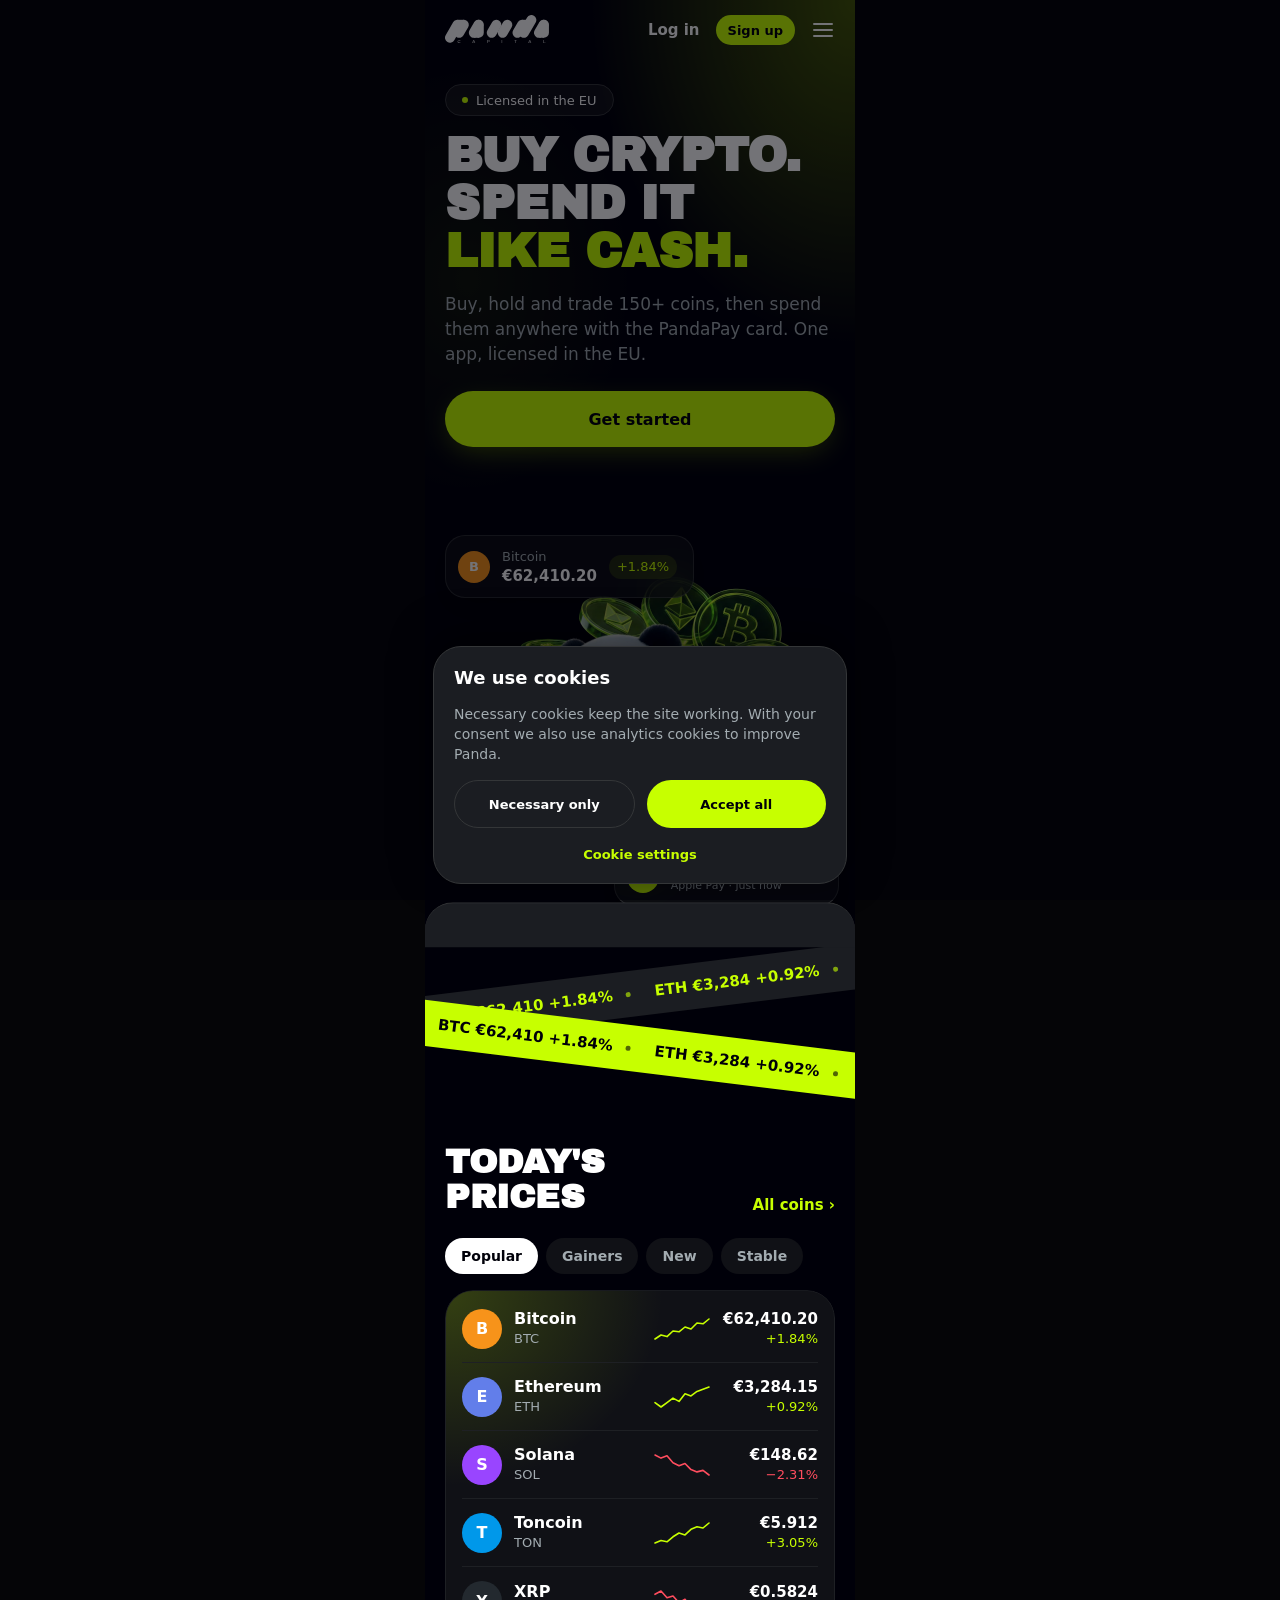
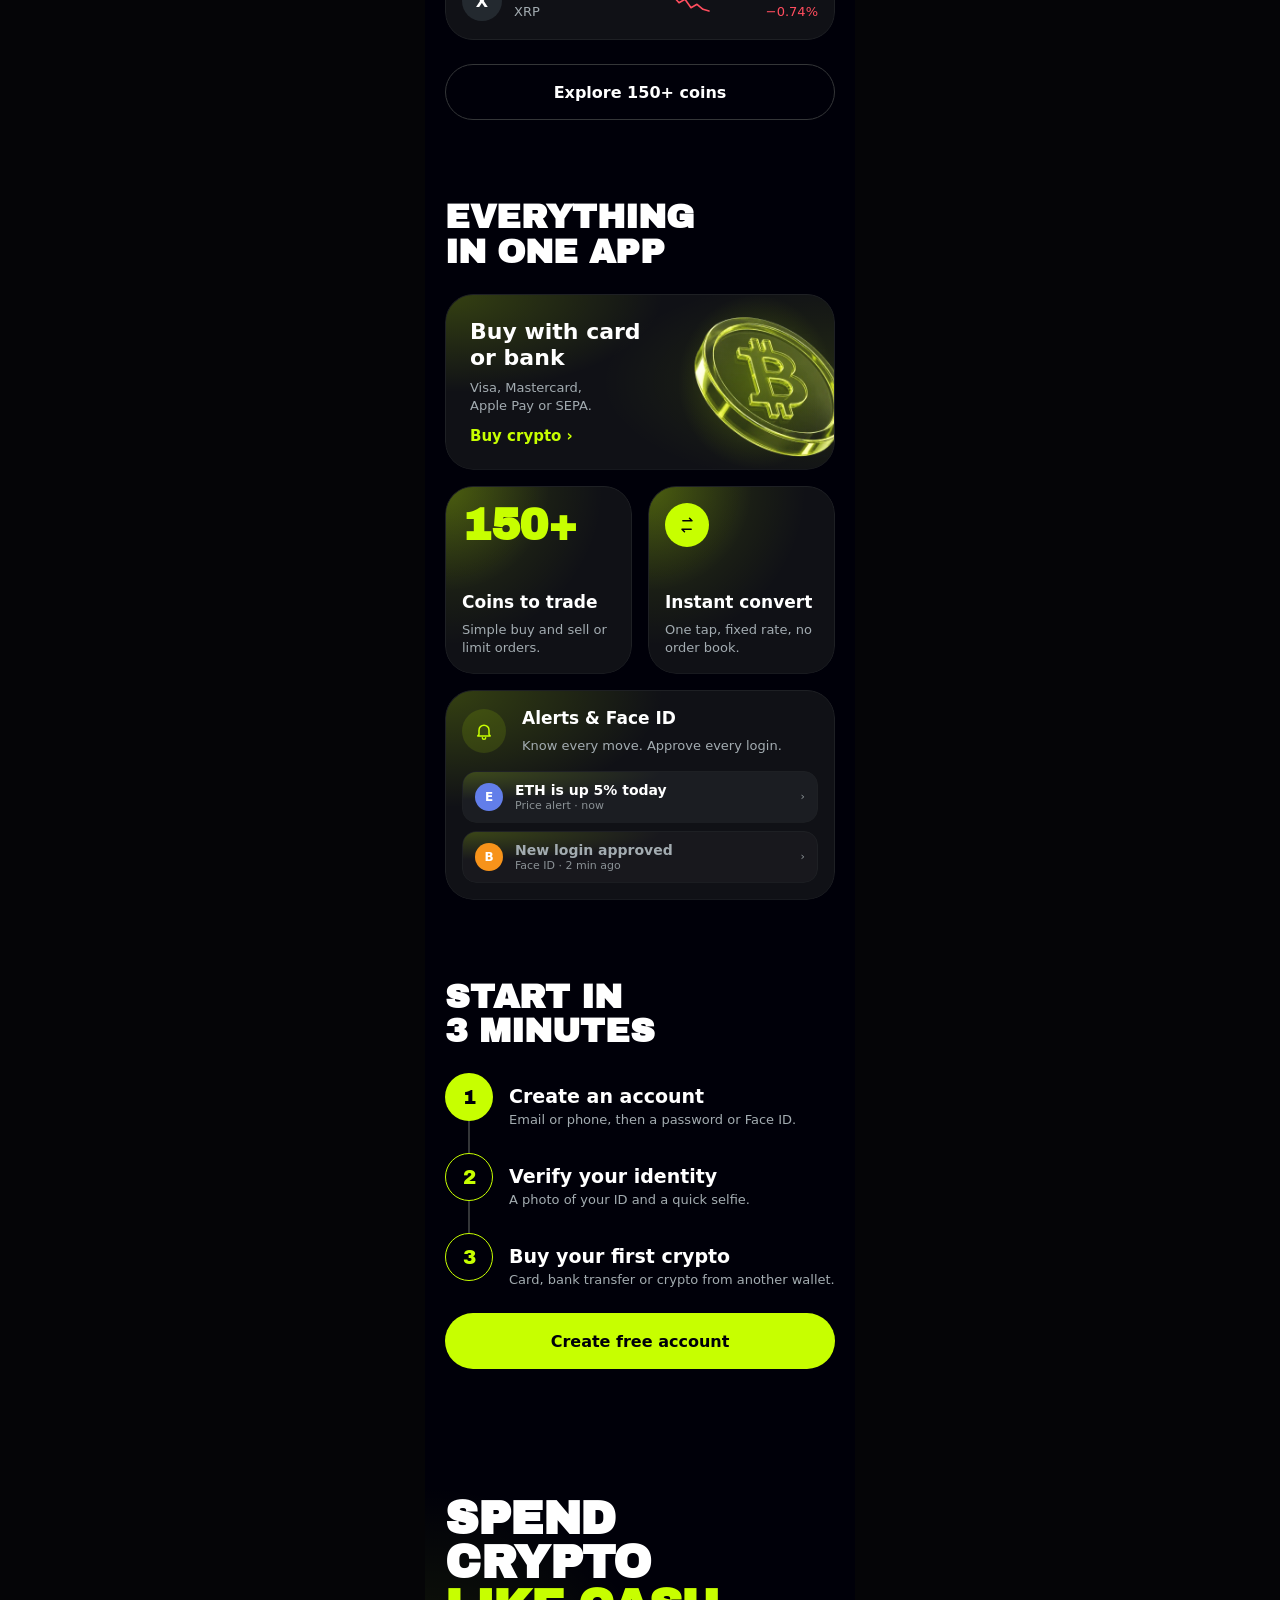
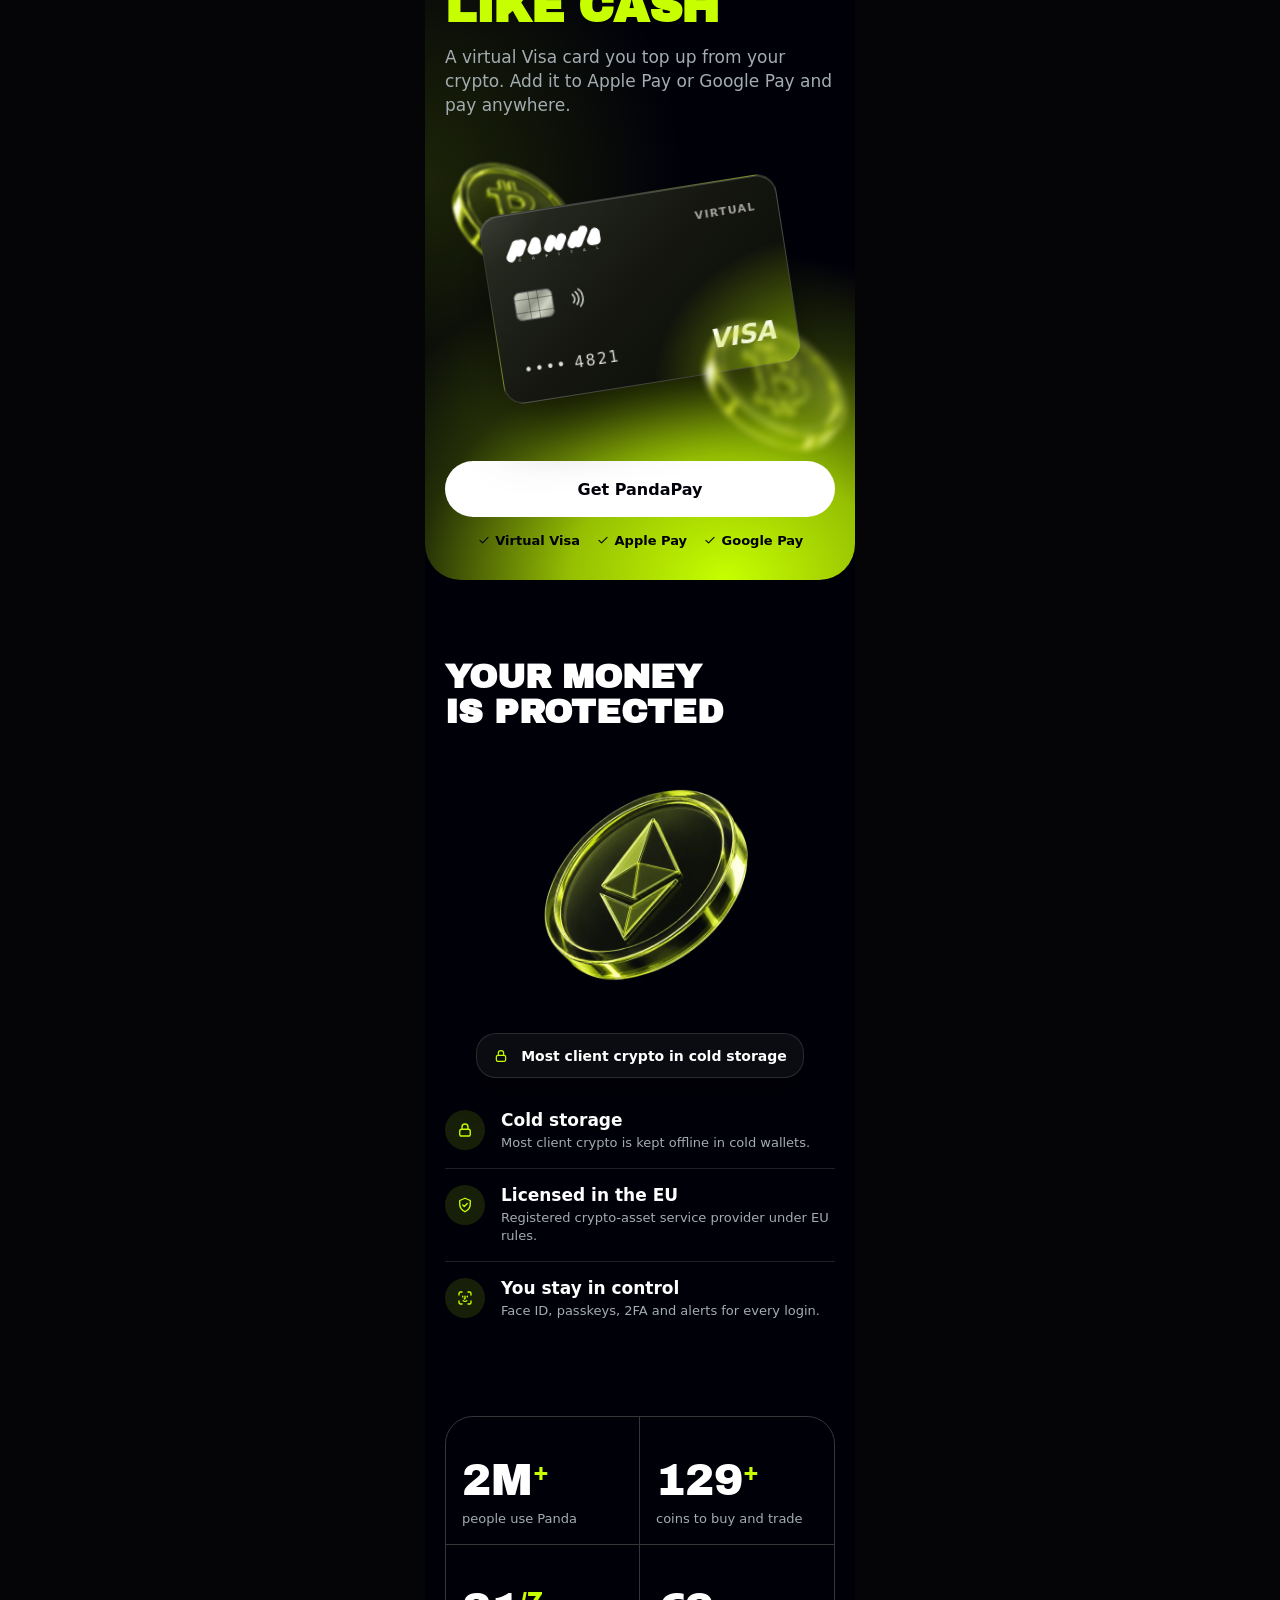
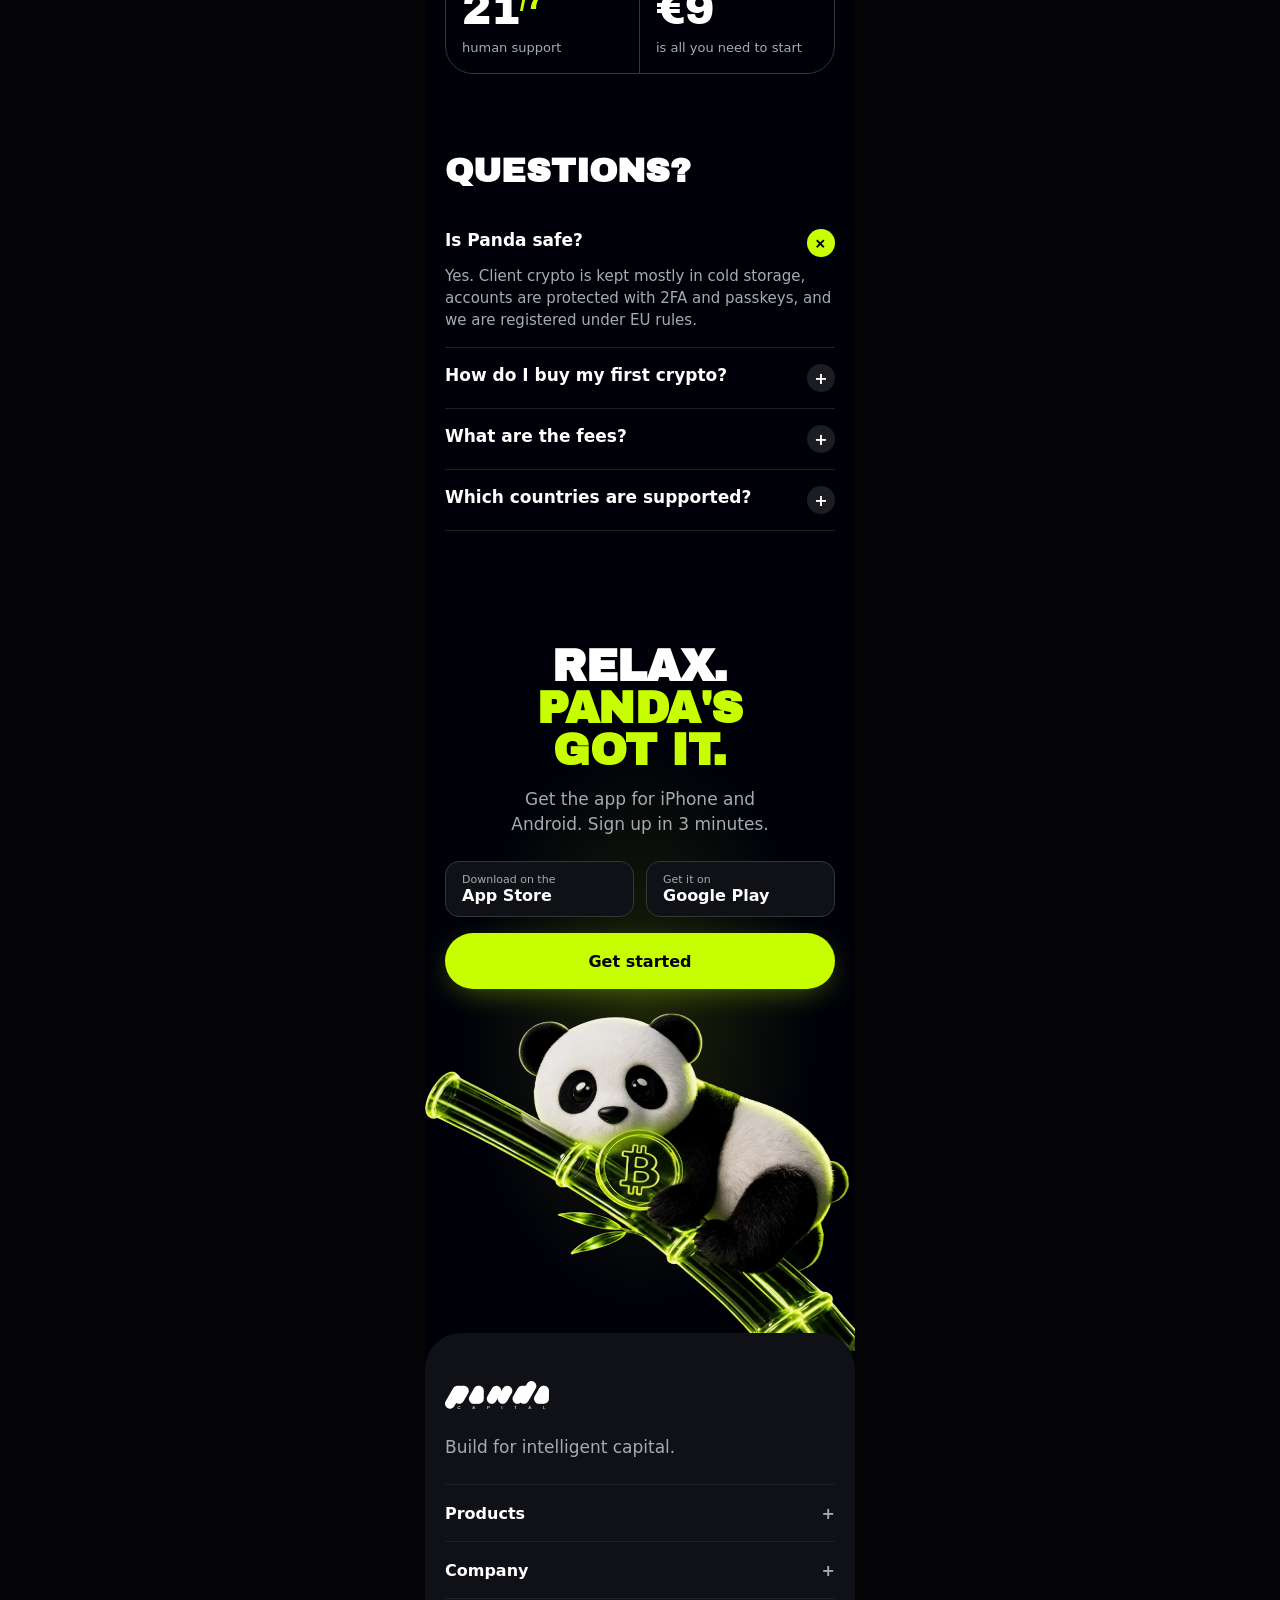
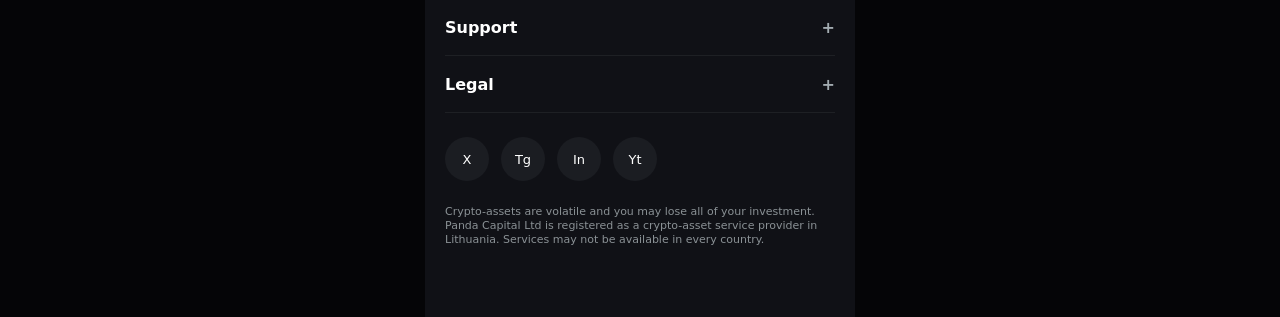
<file: index.html>
<!doctype html>
<html lang="en">
<head>
<meta charset="utf-8">
<meta name="viewport" content="width=device-width, initial-scale=1, viewport-fit=cover">
<title>Panda Capital</title>
<meta name="theme-color" content="#000009">
<meta name="robots" content="noindex, nofollow">
<link rel="preconnect" href="https://fonts.googleapis.com">
<link rel="preconnect" href="https://fonts.gstatic.com" crossorigin>
<!-- Запасной дисплейный шрифт: ABC Gravity - триал, работает только где он установлен локально -->
<link href="https://fonts.googleapis.com/css2?family=Archivo+Black&display=swap" rel="stylesheet">
<style>
:root{
  --bg:#000009; --surface:#101116; --elevated:#1b1d22; --field:#15171b;
  --text:#fff; --text2:#a3acb1; --text3:#8a9195; --on-accent:#000009;
  --line:#1e2024; --line-strong:#343638;
  --lime:#c7ff00; --lime-soft:rgba(199,255,0,.12); --down:#ff4d5e; --down-soft:rgba(255,77,94,.15);
  --r-s:8px; --r-m:14px; --r-l:20px; --r-xl:28px;
  --g:20px;
  /* отступы: сетка 8pt, правило внутренний <= внешний */
  --s1:4px; --s2:8px; --s3:12px; --s4:16px; --s5:24px; --s6:32px; --s7:48px; --s8:80px;
  --display:'ABC Gravity Unlicensed Trial','ABC Gravity','Archivo Black',system-ui,sans-serif;
  --sans:-apple-system,BlinkMacSystemFont,'SF Pro Text','SF Pro',system-ui,'Segoe UI',Roboto,sans-serif;
}
*{box-sizing:border-box;margin:0;padding:0}
[hidden]{display:none!important}
html{background:#050507}
body{font-family:var(--sans);color:var(--text);background:var(--bg);-webkit-font-smoothing:antialiased;max-width:430px;margin:0 auto;min-height:100vh;overflow-x:hidden;position:relative}
a{color:inherit;text-decoration:none}
button{font:inherit;color:inherit;background:none;border:0;cursor:pointer}
input{font:inherit;color:inherit;background:none;border:0;outline:0;width:100%}
img{display:block;max-width:100%}

/* ---------- свечение из правого верхнего угла (за шапкой) ---------- */
.glow{position:absolute;inset:0 0 auto 0;height:560px;pointer-events:none;z-index:0;
  background:radial-gradient(62% 62% at 100% 0%,rgba(199,255,0,.34),rgba(199,255,0,0) 100%),radial-gradient(40% 40% at 10% 50%,rgba(199,255,0,.08),rgba(199,255,0,0) 100%)}
.page{position:relative;display:none;background:var(--bg)}
.page.on{display:block}
.page>*{position:relative} /* без z-index: иначе секция изолирует слой и Screen-картинки показывают чёрный фон */
.page>.glow{position:absolute}

/* ---------- шапка ---------- */
.hdr{display:flex;align-items:center;justify-content:space-between;height:60px;padding:0 var(--g);position:sticky;top:0;z-index:20;transition:background .2s}
.hdr.scrolled{background:rgba(0,0,9,.82);backdrop-filter:blur(16px);-webkit-backdrop-filter:blur(16px)}
.logo{width:104px;height:30px}
.hdr-r{display:flex;align-items:center;gap:16px}
.hdr .login{font-size:15px;font-weight:600}
.pill-lime{background:var(--lime);color:var(--on-accent);font-size:13px;font-weight:600;height:30px;padding:0 12px;border-radius:999px;display:inline-flex;align-items:center}
.burger{width:24px;height:24px;display:grid;place-items:center}
.burger i,.burger i:before,.burger i:after{display:block;width:20px;height:2px;background:#fff;border-radius:2px;position:relative;content:""}
.burger i:before{position:absolute;top:-6px}.burger i:after{position:absolute;top:6px}
.close-btn{width:40px;height:40px;border-radius:50%;background:var(--surface);display:grid;place-items:center;font-size:14px;font-weight:700}

/* ---------- типографика ---------- */
.disp{font-family:var(--display);font-weight:900;text-transform:uppercase;letter-spacing:-.01em;line-height:.98}
.lime{color:var(--lime)}
.eyebrow{display:flex;align-items:center;gap:8px;font-size:12px;font-weight:600;letter-spacing:.12em;text-transform:uppercase;color:var(--lime)}
.eyebrow:before{content:"";width:6px;height:6px;border-radius:50%;background:currentColor}
.h2{font-family:var(--display);font-size:34px;line-height:1.02;text-transform:uppercase}
.lede{font-size:17px;line-height:25px;color:var(--text2)}
.cap{font-size:13px;line-height:18px;color:var(--text2)}
.micro{font-size:11px;line-height:14px;color:var(--text3)}
.sec{padding:0 var(--g);margin-top:var(--s8)}
.sec>*+*{margin-top:var(--s4)}
.sec>.h2,.sec>.title-block,.sec>div:first-child:has(>.title-block){margin-bottom:var(--s5)}
.title-block>*+*{margin-top:var(--s3)}

/* ---------- кнопки ---------- */
.btn{display:flex;align-items:center;justify-content:center;gap:8px;height:56px;width:100%;border-radius:999px;font-size:16px;font-weight:600;transition:transform .12s,opacity .12s}
.btn:active{transform:scale(.98)}
.btn.lime{background:var(--lime);color:var(--on-accent)}
.btn.shine{box-shadow:0 8px 28px -6px rgba(199,255,0,.35)}
.btn.dark{background:var(--elevated)}
.btn.black{background:#000009;color:#fff}
.btn.ghost{border:1px solid var(--line-strong)}
.btn.sm{height:48px;font-size:13px}
.btn[disabled]{opacity:.5;pointer-events:none}
.arr{width:18px;height:18px;border-radius:50%;border:1.6px solid currentColor;display:inline-grid;place-items:center;font-size:11px;line-height:1}

/* ---------- карточки ---------- */
.card{background:var(--surface);border:1px solid var(--line);border-radius:var(--r-xl)}
.chip{display:inline-flex;align-items:center;gap:8px;height:32px;padding:0 16px;border-radius:999px;background:rgba(255,255,255,.06);border:1px solid var(--line-strong);font-size:13px;font-weight:500}
.chip .dot{width:6px;height:6px;border-radius:50%;background:var(--lime)}
.tag{display:inline-flex;align-items:center;height:28px;padding:0 12px;border-radius:999px;background:rgba(255,255,255,.06);font-size:13px;font-weight:500;color:var(--text2)}
.seg{display:flex;gap:8px;overflow-x:auto;scrollbar-width:none}
.seg::-webkit-scrollbar{display:none}
.seg button{flex:none;height:36px;padding:0 16px;border-radius:999px;background:var(--surface);color:var(--text2);font-size:14px;font-weight:600}
.seg button.on{background:#fff;color:var(--on-accent)}
.hair{height:1px;background:var(--line)}
.glass{display:inline-flex;align-items:center;gap:var(--s3);padding:var(--s3) var(--s4) var(--s3) var(--s3);border-radius:var(--r-l);background:rgba(16,17,22,.72);border:1px solid rgba(255,255,255,.12);backdrop-filter:blur(18px);-webkit-backdrop-filter:blur(18px);box-shadow:0 12px 30px rgba(0,0,0,.5)}
.coin{flex:none;border-radius:50%;display:grid;place-items:center;font-weight:700;color:#fff}
.badge-up{display:inline-flex;align-items:center;height:24px;padding:0 8px;border-radius:999px;background:var(--lime-soft);color:var(--lime);font-size:13px;font-weight:500}
.up{color:var(--lime)}.down{color:var(--down)}
.screen{mix-blend-mode:screen}

/* ---------- HOME ---------- */
.hero{padding:var(--s5) var(--g) 0}
.hero>*+*{margin-top:var(--s4)}
.hero>div:last-child{margin-top:var(--s5)}
.hero h1{font-size:48px;line-height:46px}
.hero-meta{display:flex;justify-content:center;gap:16px;font-size:13px;color:var(--text2);margin-top:12px}
.hero-meta span+span:before{content:"•";margin-right:16px;color:var(--text3)}
.hero-vis{position:relative;height:452px;margin:var(--s5) 0 0;overflow:hidden}
.hero-vis img{position:absolute;left:0;top:40px;width:420px;height:420px}
.hero-vis:after{content:"";position:absolute;inset:0;background:linear-gradient(180deg,rgba(0,0,9,0) 86%,#000009)}
.hero-vis .chipwrap{position:absolute;z-index:2}
.hero-vis .glass{white-space:nowrap}
.float{animation:float 5s ease-in-out infinite}
@keyframes float{50%{transform:translateY(-6px)}}

.tickers{position:relative;height:190px;overflow:hidden}
.band{position:absolute;left:-14px;width:200%;height:46px;display:flex;align-items:center;white-space:nowrap}
.band .track{display:flex;gap:24px;padding-left:24px;animation:marq 26s linear infinite}
.band span{font-size:15px;font-weight:600}
.band b{font-weight:700}
.band.a{top:22px;background:var(--elevated);color:var(--lime);transform:rotate(-7deg)}
.band.b{top:128px;background:var(--lime);color:var(--on-accent);transform:rotate(7deg)}
.band.b .track{animation-direction:reverse}
@keyframes marq{to{transform:translateX(-50%)}}

.mrow{display:flex;align-items:center;gap:12px;height:68px;border-bottom:1px solid var(--line)}
.mrow:last-child{border-bottom:0}
.mrow .nm{flex:1;min-width:0}
.mrow .nm b{display:block;font-size:16px;font-weight:600}
.mrow .px{width:96px;text-align:right}
.mrow .px b{display:block;font-size:15px;font-weight:600}
.mrow .px small{font-size:13px;font-weight:500}
.mcard{padding:4px 16px}

.bento{display:grid;grid-template-columns:1fr 1fr;gap:var(--s4)}
.tile{padding:var(--s4) var(--s4) var(--s4) var(--s4);border-radius:var(--r-xl);background:var(--surface);border:1px solid var(--line);overflow:hidden;position:relative}
.tile.wide{grid-column:1/-1}
.tile h3{font-size:17px;line-height:22px;font-weight:600}
.tile p{margin-top:var(--s2)}
.half{height:188px;display:flex;flex-direction:column;justify-content:space-between;background:radial-gradient(85% 85% at 0 0,rgba(199,255,0,.16),rgba(199,255,0,0)),var(--surface)}
.buy-tile{height:176px;padding:0;display:flex;background:radial-gradient(60% 60% at 100% 50%,rgba(199,255,0,.10),rgba(199,255,0,0)),var(--surface)}
.buy-tile .txt{flex:1;padding:var(--s5) 0 var(--s5) var(--s5);display:flex;flex-direction:column;justify-content:space-between}
.buy-tile h3{font-size:22px;line-height:26px;font-weight:700}
.buy-tile .coin-col{width:156px;padding-right:10px;display:grid;place-items:center;background:radial-gradient(50% 50% at 50% 50%,rgba(199,255,0,.24),rgba(199,255,0,0))}
.buy-tile .coin-col img{width:184px;height:184px;max-width:none}
.link{display:inline-flex;align-items:center;gap:4px;font-size:15px;font-weight:600;color:var(--lime)}
.ic-circle{width:44px;height:44px;border-radius:50%;display:grid;place-items:center;flex:none}
.note{display:flex;align-items:center;gap:var(--s3);height:52px;padding:0 var(--s3);border-radius:var(--r-m);background:var(--elevated);border:1px solid var(--line)}
.note.dim{background:rgba(255,255,255,.03)}

.steps .st{display:flex;gap:16px}
.steps .num{width:48px;display:flex;flex-direction:column;align-items:center}
.steps .num i{width:48px;height:48px;border-radius:50%;display:grid;place-items:center;font-family:var(--display);font-style:normal;font-size:20px;border:1.5px solid var(--lime);color:var(--lime)}
.steps .st:first-child .num i{background:var(--lime);color:var(--on-accent);border:0}
.steps .num:after{content:"";width:2px;flex:1;min-height:var(--s5);background:var(--line-strong)}
.steps .st:last-child .num:after{display:none}
.steps .tx{padding-top:var(--s3);padding-bottom:var(--s5)}
.steps .st:last-child .tx{padding-bottom:0}
.sec>.btn,.sec>a.btn{margin-top:var(--s5)}
.steps .tx b{display:block;font-size:19px;font-weight:600;margin-bottom:var(--s1)}

.pp{color:#fff;border-radius:36px;padding:var(--s7) var(--g) var(--s6);margin-top:var(--s8);overflow:hidden;position:relative;
  background:radial-gradient(130% 60% at 70% 100%,#c7ff00 0%,rgba(199,255,0,.75) 28%,rgba(199,255,0,.18) 55%,rgba(199,255,0,0) 75%),radial-gradient(60% 40% at 0% 45%,rgba(199,255,0,.14),rgba(199,255,0,0)),#000009}
.pp>*+*{margin-top:var(--s4)}
.pp>.btn{margin-top:var(--s5)}
.pp h2{font-size:46px;line-height:44px}
.pp .lede{color:var(--text2);line-height:24px}
.pp .checks{display:flex;justify-content:center;gap:16px;font-size:13px;font-weight:600;color:var(--on-accent)}
.pp .checks .ico{font-size:14px}
.btn.white{background:#fff;color:var(--on-accent)}
/* живая карта */
.stage{position:relative;height:296px;margin-top:var(--s5);perspective:900px}
.stage .cn{position:absolute;pointer-events:none}
.stage .cn.back{width:150px;left:-6px;top:4px;filter:blur(1px);animation:coinA 6s ease-in-out infinite}
.stage .cn.front{width:170px;right:-24px;bottom:-34px;filter:blur(3px);animation:coinB 7s ease-in-out infinite}
@keyframes coinA{50%{transform:translateY(-10px) rotate(-6deg)}}
@keyframes coinB{50%{transform:translateY(8px) rotate(5deg)}}
.tiltbox{position:absolute;left:50%;top:50%;width:300px;height:190px;margin:-95px 0 0 -150px;transform-style:preserve-3d;transition:transform .25s ease-out}
.pcard{position:absolute;inset:0;border-radius:20px;overflow:hidden;transform:rotate(-9deg);animation:cardFloat 7s ease-in-out infinite;
  background:radial-gradient(90% 120% at 105% 110%,rgba(199,255,0,.62),rgba(199,255,0,0) 62%),radial-gradient(60% 80% at -10% -20%,rgba(255,255,255,.14),rgba(255,255,255,0) 60%),linear-gradient(140deg,#2a2e24 0%,#14160f 48%,#090a07 100%);
  border:1px solid rgba(255,255,255,.16);box-shadow:0 34px 60px -12px rgba(0,0,0,.75),inset 0 1px 0 rgba(255,255,255,.2)}
@keyframes cardFloat{0%,100%{transform:rotate(-9deg) translateY(0) rotateX(6deg) rotateY(-8deg)}50%{transform:rotate(-7deg) translateY(-10px) rotateX(-4deg) rotateY(8deg)}}
.pcard .lg{position:absolute;left:22px;top:22px;width:96px;height:28px}
.pcard .lg svg{width:100%;height:100%}
.pcard .chip{position:absolute;left:22px;top:78px;width:40px;height:30px;border-radius:7px;background:linear-gradient(135deg,#d9dccf,#8f9486 45%,#cfd3c4 70%,#7d8273);box-shadow:inset 0 0 0 1px rgba(0,0,0,.25)}
.pcard .chip:before{content:"";position:absolute;inset:7px 0;border-top:1px solid rgba(0,0,0,.3);border-bottom:1px solid rgba(0,0,0,.3)}
.pcard .chip:after{content:"";position:absolute;inset:0 14px;border-left:1px solid rgba(0,0,0,.3);border-right:1px solid rgba(0,0,0,.3)}
.pcard .nfc{position:absolute;left:74px;top:82px;width:22px;height:22px;color:rgba(255,255,255,.75)}
.pcard .num{position:absolute;left:22px;bottom:22px;font-size:15px;letter-spacing:.14em;color:rgba(255,255,255,.85);font-weight:500}
.pcard .visa{position:absolute;right:22px;bottom:18px;font-size:26px;font-weight:900;font-style:italic;letter-spacing:-.02em;color:#fff}
.pcard .tagv{position:absolute;right:22px;top:24px;font-size:11px;font-weight:600;letter-spacing:.12em;text-transform:uppercase;color:rgba(255,255,255,.6)}
.sec-item{display:flex;gap:var(--s4);padding:var(--s4) 0;border-bottom:1px solid var(--line)}
.sec-item:last-child{border:0}
.sec-item b{display:block;font-size:17px;font-weight:600;margin-bottom:var(--s1)}
.sec-item .ic-circle{width:40px;height:40px;background:var(--lime-soft);color:var(--lime)}

.stats{display:grid;grid-template-columns:1fr 1fr;border:1px solid var(--line-strong);border-radius:var(--r-xl);overflow:hidden}
.stats>div{height:128px;padding:var(--s4);display:flex;flex-direction:column;justify-content:flex-end;gap:var(--s2)}
.stats>div:nth-child(odd){border-right:1px solid var(--line-strong)}
.stats>div:nth-child(-n+2){border-bottom:1px solid var(--line-strong)}
.stats .n{font-family:var(--display);font-size:44px;line-height:44px}
.stats .n sup{font-size:24px;color:var(--lime);vertical-align:top;line-height:28px}

.final{text-align:center;padding:0 var(--g);margin-top:var(--s8);background:radial-gradient(42% 42% at 50% 55%,rgba(199,255,0,.14),rgba(199,255,0,0))}
.final h2{font-size:44px;line-height:42px}
.final>*+*{margin-top:var(--s4)}
.final>p{margin-top:var(--s4)}
.final>.stores{margin-top:var(--s5)}
.stores{display:flex;gap:var(--s3)}
.store{flex:1;height:56px;padding:0 16px;border-radius:var(--r-m);background:var(--surface);border:1px solid var(--line-strong);text-align:left;display:flex;flex-direction:column;justify-content:center}
.store small{font-size:11px;color:var(--text2)}.store b{font-size:16px;font-weight:600}
.final-vis{position:relative;height:320px;margin:var(--s5) calc(-1 * var(--g)) 0}
.final-vis img{position:absolute;left:0;top:0;width:100%;height:338px;max-width:none}

.faq details{border-bottom:1px solid var(--line);padding:var(--s4) 0}
.faq summary{list-style:none;display:flex;justify-content:space-between;gap:12px;font-size:17px;font-weight:600;line-height:23px;cursor:pointer}
.faq summary::-webkit-details-marker{display:none}
.faq summary i{flex:none;width:28px;height:28px;border-radius:50%;background:var(--elevated);display:grid;place-items:center;font-style:normal;font-size:16px;font-weight:700}
.faq details[open] summary i{background:var(--lime);color:var(--on-accent);transform:rotate(45deg)}
.faq details p{margin-top:var(--s2);font-size:15px;line-height:22px;color:var(--text2)}

.foot{background:var(--surface);border-radius:36px 36px 0 0;padding:var(--s7) var(--g) var(--s6);position:relative;z-index:2}
.foot>*+*{margin-top:var(--s5)}
.foot details{border-bottom:1px solid var(--line)}
.foot summary{list-style:none;height:56px;display:flex;align-items:center;justify-content:space-between;font-size:16px;font-weight:600;cursor:pointer}
.foot summary::-webkit-details-marker{display:none}
.foot summary:after{content:"+";color:var(--text2)}
.foot details[open] summary:after{content:"−"}
.foot details a{display:block;padding:0 0 16px;color:var(--text2);font-size:15px}
.soc{display:flex;gap:var(--s3)}
.soc a{width:44px;height:44px;border-radius:50%;background:var(--elevated);display:grid;place-items:center;font-size:13px;font-weight:500}

/* ---------- внутренние страницы ---------- */
.phero{padding:var(--s4) var(--g) var(--s6)}
.phero>*+*{margin-top:var(--s4)}
.phero h1{font-size:44px;line-height:43px}
.search{display:flex;align-items:center;gap:10px;height:48px;padding:0 16px;border-radius:999px;background:var(--surface);border:1px solid var(--line)}
.search svg{flex:none}
.movers{display:flex;gap:var(--s3);overflow-x:auto;margin:0 calc(-1*var(--g));padding:0 var(--g);scrollbar-width:none}
.movers::-webkit-scrollbar{display:none}
.mover{flex:none;width:150px;padding:var(--s4);border-radius:var(--r-xl);background:var(--surface);border:1px solid var(--line)}
.mover>*+*{margin-top:var(--s3)}
.pager{display:flex;justify-content:center;gap:8px}
.pager span{width:40px;height:40px;border-radius:50%;background:var(--surface);display:grid;place-items:center;font-size:14px;font-weight:600}
.pager span.on{background:var(--lime);color:var(--on-accent)}
.cta-lime{display:flex;align-items:center;gap:16px;padding:24px;border-radius:var(--r-xl);background:var(--lime);color:var(--on-accent)}
.cta-lime .go{width:52px;height:52px;border-radius:50%;background:#000009;color:var(--lime);display:grid;place-items:center;font-size:22px;flex:none}

.crumbs{display:flex;gap:6px;font-size:13px;color:var(--text3)}
.crumbs b{color:var(--text2);font-weight:400}
.tf{display:flex;height:40px;padding:4px;border-radius:999px;background:var(--surface)}
.tf button{flex:1;border-radius:999px;font-size:13px;font-weight:600;color:var(--text3)}
.tf button.on{background:var(--elevated);color:#fff}
.kv{padding:4px 16px}
.kv div{display:flex;justify-content:space-between;height:52px;align-items:center;border-bottom:1px solid var(--line);font-size:15px}
.kv div:last-child{border:0}
.kv span{color:var(--text2)}.kv b{font-weight:600}
.stat2{display:grid;grid-template-columns:1fr 1fr;gap:var(--s4)}
.stat2>div{padding:var(--s4);border-radius:var(--r-xl);background:var(--surface);border:1px solid var(--line)}
.stat2 b{display:block;font-family:var(--display);font-size:24px;margin-top:var(--s2)}

.field{display:flex;align-items:center;justify-content:space-between;height:64px;padding:0 16px;border-radius:var(--r-l);background:var(--field);border:1.5px solid transparent}
.field.focus{border-color:var(--lime)}
.field.err{border-color:var(--down)}
.field input{font-size:24px;font-weight:600}
.cur{display:inline-flex;align-items:center;gap:6px;height:36px;padding:0 10px 0 6px;border-radius:999px;background:var(--elevated);font-size:14px;font-weight:600;flex:none}
.quick{display:flex;gap:8px}
.quick button{flex:1;height:34px;border-radius:999px;background:var(--field);font-size:13px;font-weight:600;color:var(--text2)}
.quick button.on{background:var(--lime-soft);color:var(--lime)}
.err-t{display:flex;align-items:center;gap:6px;font-size:13px;color:var(--down);margin-top:8px}
.widget{padding:16px;border-radius:var(--r-xl);background:var(--surface);border:1px solid var(--line);box-shadow:0 20px 60px rgba(199,255,0,.10)}
.widget>*+*{margin-top:var(--s4)}
.method{display:flex;align-items:center;gap:var(--s4);padding:var(--s4);border-radius:var(--r-xl);background:var(--surface);border:1px solid var(--line)}
.method .ic-circle{background:var(--lime-soft);color:var(--lime)}
.method .fee{height:28px;padding:0 10px;border-radius:999px;background:var(--elevated);display:grid;place-items:center;font-size:13px;font-weight:500}
.method .fee.free{background:var(--lime);color:var(--on-accent)}

.tbl{border-radius:var(--r-xl);background:var(--surface);border:1px solid var(--line);overflow:hidden}
.tbl .h,.tbl .r{display:flex;align-items:center;gap:8px;padding:0 16px}
.tbl .h{height:40px;background:var(--elevated);font-size:11px;font-weight:500;color:var(--text3)}
.tbl .r{height:52px;border-top:1px solid var(--line);font-size:15px}
.tbl .h>:first-child,.tbl .r>:first-child{flex:1}
.tbl .h>:not(:first-child),.tbl .r>:not(:first-child){width:78px;text-align:right;font-weight:600}
.bigfee{display:grid;grid-template-columns:1fr 1fr;gap:var(--s4)}
.bigfee>div{height:120px;padding:var(--s4);border-radius:var(--r-xl);background:var(--surface);border:1px solid var(--line);display:flex;flex-direction:column;justify-content:flex-end;gap:4px}
.bigfee b{font-family:var(--display);font-size:34px;color:var(--lime)}

.topics{display:grid;grid-template-columns:1fr 1fr;gap:var(--s4)}
.topic{height:128px;padding:var(--s4);border-radius:var(--r-xl);background:var(--surface);border:1px solid var(--line);display:flex;flex-direction:column;justify-content:space-between}
.topic .ic-circle{width:40px;height:40px;background:var(--lime-soft);color:var(--lime)}
.topic b{display:block;font-size:16px;font-weight:600}
.arow{display:flex;justify-content:space-between;align-items:center;height:56px;border-bottom:1px solid var(--line);font-size:16px;font-weight:500}
.arow:last-child{border:0}
.callout{display:flex;gap:var(--s3);padding:var(--s4);border-radius:var(--r-l);background:var(--lime-soft);border:1px solid var(--lime);font-size:15px;line-height:22px}

.auth{padding:var(--s5) var(--g) var(--s6)}
.auth>*+*{margin-top:var(--s4)}
.auth>h1+*{margin-top:var(--s3)}
.auth h1{font-size:44px;line-height:42px}
.inp label{display:block;font-size:13px;color:var(--text2);margin-bottom:8px}
.inp .box{display:flex;align-items:center;height:56px;padding:0 16px;border-radius:var(--r-l);background:var(--field);border:1px solid var(--line)}
.inp .box:focus-within{border:1.5px solid var(--lime)}
.inp.err .box{border:1.5px solid var(--down)}
.inp input{font-size:16px;font-weight:500}
.or{display:flex;align-items:center;gap:12px;font-size:13px;color:var(--text3)}
.or:before,.or:after{content:"";flex:1;height:1px;background:var(--line)}
.row2{display:flex;gap:var(--s3)}
.trust{display:flex;gap:8px;flex-wrap:wrap}
.trust span{display:inline-flex;align-items:center;gap:6px;height:30px;padding:0 10px;border-radius:999px;background:rgba(255,255,255,.06);font-size:13px;font-weight:500;color:var(--text2)}
.trust span:before{content:"";width:6px;height:6px;border-radius:50%;background:var(--lime)}

/* 404 */
.nf{min-height:100vh;display:flex;flex-direction:column;background:radial-gradient(60% 60% at 50% 95%,rgba(199,255,0,.22),rgba(199,255,0,0)),var(--bg);overflow:hidden;position:relative}
.nf .c{padding:32px var(--g) 0;text-align:center;display:flex;flex-direction:column;align-items:center;gap:16px}
.nf .big{font-family:var(--display);font-size:96px;line-height:90px;color:var(--lime)}
.nf .bamboo{margin-top:auto;width:100%;max-width:none}

/* меню и cookie */
.overlay{position:fixed;inset:0;max-width:430px;margin:0 auto;z-index:50;background:var(--bg);display:none;flex-direction:column}
.overlay.on{display:flex}
.menu-list{padding:16px var(--g) 0}
.mi{display:flex;align-items:center;gap:16px;height:76px;border-bottom:1px solid var(--line)}
.mi .ic-circle{background:var(--surface);color:var(--lime)}
.mi b{display:block;font-size:20px;font-weight:700}
.mi div{flex:1}
.menu-bottom{margin-top:auto;padding:16px var(--g) 40px}
.menu-bottom>*+*{margin-top:16px}
.cookie{position:fixed;left:50%;bottom:16px;transform:translateX(-50%);width:calc(min(100vw,430px) - 16px);z-index:60;padding:20px;border-radius:var(--r-xl);background:var(--elevated);border:1px solid var(--line-strong);box-shadow:0 -10px 40px rgba(0,0,0,.6);display:none}
.cookie.on{display:block}
.cookie>*+*{margin-top:16px}
.cookie-dim{position:fixed;inset:0;background:rgba(0,0,9,.55);z-index:55;display:none}
.cookie-dim.on{display:block}
.sp{height:64px}

/* ================= ИКОНКИ ================= */
.ico{display:inline-flex;width:1em;height:1em;flex:none;vertical-align:-.15em}
.ico svg{width:100%;height:100%}
.ic-circle .ico{font-size:20px}.sec-item .ic-circle .ico{font-size:18px}.mi .ic-circle .ico{font-size:20px}
.close-btn .ico{font-size:16px}.cur .ico{font-size:12px;color:var(--text2)}
.pp span .ico,.chip .ico,.err-t .ico,.micro .ico{font-size:14px}
.btn .ico{font-size:18px}
.sep{display:inline-block;width:5px;height:5px;border-radius:50%;background:currentColor;opacity:.6;vertical-align:middle;margin-left:8px}
/* ================= ФИШКИ ================= */
.page.on{animation:pageIn .5s cubic-bezier(.2,.7,.2,1)}
@keyframes pageIn{from{opacity:0;transform:translateY(12px)}}
.progress{position:fixed;top:0;left:50%;transform:translateX(-50%);width:min(100vw,430px);height:2px;z-index:40;pointer-events:none}
.progress i{display:block;height:100%;width:0;background:var(--lime);box-shadow:0 0 10px var(--lime)}
.tile,.mover,.method,.topic,.mrow,.store,.cta-lime{transition:transform .18s ease}
.tile:active,.mover:active,.method:active,.topic:active,.store:active,.cta-lime:active{transform:scale(.97)}
[data-spin] .ico{transition:transform .6s cubic-bezier(.3,1.4,.5,1)}
.tile:hover [data-spin] .ico,.tile:active [data-spin] .ico,[data-spin].spun .ico{transform:rotate(180deg)}
.tilt{transition:transform .25s ease-out;will-change:transform}
/* график: курсор */
[data-chart]{touch-action:pan-y;cursor:crosshair}
.scrub{position:absolute;top:0;bottom:0;width:1px;background:linear-gradient(rgba(199,255,0,0),rgba(199,255,0,.7),rgba(199,255,0,0));pointer-events:none;opacity:0;transition:opacity .2s}
.scrub-dot{position:absolute;width:12px;height:12px;margin:-6px 0 0 -6px;border-radius:50%;background:var(--lime);box-shadow:0 0 0 4px rgba(199,255,0,.25),0 0 14px var(--lime);pointer-events:none;opacity:0;transition:opacity .2s}
[data-chart].scrubbing .scrub,[data-chart].scrubbing .scrub-dot{opacity:1}
[data-chart].scrubbing .chart-tag{opacity:1!important}
/* шторка успеха */
.sheet-dim{position:fixed;inset:0;z-index:70;background:rgba(0,0,9,.6);backdrop-filter:blur(4px);-webkit-backdrop-filter:blur(4px);opacity:0;pointer-events:none;transition:opacity .3s}
.sheet-dim.on{opacity:1;pointer-events:auto}
.sheet{position:fixed;left:50%;bottom:0;width:min(100vw,430px);z-index:71;padding:12px 20px 32px;border-radius:28px 28px 0 0;background:var(--elevated);border-top:1px solid var(--line-strong);transform:translate(-50%,105%);transition:transform .5s cubic-bezier(.2,.9,.2,1);text-align:center;overflow:hidden}
.sheet.on{transform:translate(-50%,0)}
.sheet .grab{width:36px;height:5px;border-radius:3px;background:var(--line-strong);margin:0 auto 24px}
.sheet .okc{width:84px;height:84px;margin:0 auto 16px;border-radius:50%;background:var(--lime-soft);display:grid;place-items:center;color:var(--lime)}
.sheet .okc svg{width:46px;height:46px}
.sheet .okc path,.sheet .okc circle{stroke-dasharray:80;stroke-dashoffset:80}
.sheet.on .okc circle{animation:drawOk .6s ease .25s forwards}.sheet.on .okc path{animation:drawOk .45s ease .7s forwards}
@keyframes drawOk{to{stroke-dashoffset:0}}
.sheet h3{font-family:var(--display);font-size:28px;line-height:30px;text-transform:uppercase}
.sheet p{margin:10px auto 24px;max-width:300px;font-size:15px;line-height:22px;color:var(--text2)}
.burst{position:fixed;z-index:80;pointer-events:none;width:14px;height:14px;border-radius:50%;background:radial-gradient(circle at 35% 35%,#eaff9a,#c7ff00 55%,#6f8f00);box-shadow:0 0 10px rgba(199,255,0,.7)}
.ripple{position:absolute;border-radius:50%;background:rgba(255,255,255,.35);transform:scale(0);animation:rip .6s ease-out forwards;pointer-events:none}
@keyframes rip{to{transform:scale(4);opacity:0}}
/* ================= АНИМАЦИИ ================= */
/* hero при загрузке */
.ln{display:block;overflow:hidden;padding-bottom:2px}
.ln>span{display:block;animation:lineUp .9s cubic-bezier(.2,.7,.2,1) backwards}
@keyframes lineUp{from{transform:translateY(105%)}}
.hero .chip,.hero .lede,.hero>div{animation:fadeUp .8s cubic-bezier(.2,.7,.2,1) backwards}
.hero .chip{animation-delay:.05s}.hero .lede{animation-delay:.45s}.hero>div{animation-delay:.6s}
@keyframes fadeUp{from{opacity:0;transform:translateY(18px)}}
.hero-vis img{animation:heroIn 1.4s cubic-bezier(.2,.7,.2,1) .35s backwards}
@keyframes heroIn{from{opacity:0;transform:scale(.86) translateY(30px)}}
.pop{animation:pop .7s cubic-bezier(.3,1.5,.5,1) var(--d,0s) backwards}
@keyframes pop{from{opacity:0;transform:translateY(16px) scale(.7)}}
/* лента событий в плашке */
[data-feed]>*{transition:opacity .35s,transform .35s}
[data-feed].swap>*{opacity:0;transform:translateY(8px)}
/* живая цена */
.tick-up{animation:tickUp .9s}.tick-down{animation:tickDown .9s}
@keyframes tickUp{20%{color:var(--lime);text-shadow:0 0 12px rgba(199,255,0,.6)}}
@keyframes tickDown{20%{color:var(--down)}}
/* появление при скролле */
.rv{opacity:0;transform:translateY(26px);transition:opacity .8s cubic-bezier(.2,.7,.2,1) var(--d,0s),transform .8s cubic-bezier(.2,.7,.2,1) var(--d,0s)}
.rv.in{opacity:1;transform:none}
/* графики прорисовываются */
.spk path.dr{stroke-dasharray:var(--L);stroke-dashoffset:var(--L);transition:stroke-dashoffset 1.6s cubic-bezier(.4,0,.2,1) calc(var(--d,0s) + .25s)}
.in .spk path.dr,.spk.in path.dr{stroke-dashoffset:0}
.spk .area{opacity:0;transition:opacity 1.2s ease 1s}.in .spk .area{opacity:1}
.spk .dot{opacity:0;transform-box:fill-box;transform-origin:center;transform:scale(0);transition:.5s cubic-bezier(.3,1.6,.5,1) 1.7s}.in .spk .dot{opacity:1;transform:scale(1)}
.chart-tag{opacity:0;transform:translateY(8px);transition:.5s 1.9s}.in .chart-tag{opacity:1;transform:none}
/* градиент на плашках */
.gl{position:relative;overflow:hidden;isolation:isolate;clip-path:inset(0 round var(--r-xl));-webkit-clip-path:inset(0 round var(--r-xl))}
.note.gl{clip-path:inset(0 round var(--r-m));-webkit-clip-path:inset(0 round var(--r-m))}
.gl:before{content:"";position:absolute;inset:0;z-index:-1;pointer-events:none;background:radial-gradient(80% 80% at 0 0,rgba(199,255,0,.20),rgba(199,255,0,0) 70%);opacity:0;transition:opacity 1.4s ease calc(var(--d,0s) + .3s)}
.gl.in:before{opacity:1}
.btn.lime{position:relative;overflow:hidden}
/* шаги: номера по очереди, линия дорастает */
.steps .st.rv .num i{transform:scale(.6);opacity:0;transition:.6s cubic-bezier(.3,1.6,.5,1) calc(var(--d,0s) + .15s)}
.steps .st.in .num i{transform:none;opacity:1}
.steps .st.rv .num:after{transform:scaleY(0);transform-origin:top;transition:transform .8s ease calc(var(--d,0s) + .45s)}
.steps .st.in .num:after{transform:none}
/* панды покачиваются */
.final-vis img,.nf .bamboo{animation:sway 6s ease-in-out infinite}
@keyframes sway{50%{transform:translateY(-8px) rotate(-1deg)}}
@media (prefers-reduced-motion:reduce){*,*:before,*:after{animation:none!important;transition:none!important}.rv{opacity:1;transform:none}.spk path.dr{stroke-dashoffset:0}}
</style>
</head>
<body>

<!-- ======================= ШАБЛОНЫ ======================= -->
<template id="t-hdr">
  <header class="hdr">
    <a href="#/" class="logo" aria-label="Panda Capital"></a>
    <div class="hdr-r"><a class="login" href="#/login">Log in</a><a class="pill-lime" href="#/signup">Sign up</a><button class="burger" data-menu aria-label="Menu"><i></i></button></div>
  </header>
</template>
<template id="t-hdr-x">
  <header class="hdr"><a href="#/" class="logo" aria-label="Panda Capital"></a><a class="close-btn" href="#/" aria-label="Close"><i class="ico" data-i="x"></i></a></header>
</template>
<template id="t-foot">
  <div class="sp"></div>
  <footer class="foot">
    <a href="#/" class="logo" style="display:block"></a>
    <p class="lede" style="font-weight:500">Build for intelligent capital.</p>
    <div>
      <div class="hair"></div>
      <details><summary>Products</summary><a href="#/buy">Buy crypto</a><a href="#/markets">Markets</a><a href="#/pandapay">PandaPay</a></details>
      <details><summary>Company</summary><a href="#/">About</a><a href="#/">Careers</a></details>
      <details><summary>Support</summary><a href="#/help">Help center</a><a href="#/fees">Fees</a></details>
      <details><summary>Legal</summary><a href="#/">Terms of service</a><a href="#/">Privacy policy</a></details>
    </div>
    <div class="soc"><a href="#">X</a><a href="#">Tg</a><a href="#">In</a><a href="#">Yt</a></div>
    <p class="micro">Crypto-assets are volatile and you may lose all of your investment. Panda Capital Ltd is registered as a crypto-asset service provider in Lithuania. Services may not be available in every country.</p>
    <div style="display:flex;justify-content:space-between" class="micro"><span>© 2026 Panda Capital Ltd</span><span style="color:var(--text2)">English · EUR</span></div>
  </footer>
</template>

<!-- ======================= HOME ======================= -->
<main class="page" data-route="/">
  <div class="glow"></div>
  <div data-hdr></div>
  <section class="hero">
    <span class="chip"><i class="dot"></i>Licensed in the EU</span>
    <h1 class="disp">Buy crypto.<br>Spend it<br><span class="lime">like cash.</span></h1>
    <p class="lede">Buy, hold and trade 150+ coins, then spend them anywhere with the PandaPay card. One app, licensed in the EU.</p>
    <div>
      <a class="btn lime shine" href="#/signup">Get started</a>
    </div>
  </section>
  <div class="hero-vis">
    <img src="img/hero.webp" class="screen" alt="">
    <div class="chipwrap pop" style="left:20px;top:64px;--d:.9s"><div class="glass float"><span class="coin" style="width:32px;height:32px;background:#F7931A;font-size:13px">B</span><div><div class="cap">Bitcoin</div><b style="font-size:15px" data-live-btc>€62,410.20</b></div><span class="badge-up" data-live-pct>+1.84%</span></div></div>
    <div class="chipwrap pop" style="right:16px;top:376px;--d:1.6s"><div class="glass float" style="animation-delay:1.2s" data-feed><span class="coin" style="width:32px;height:32px;background:var(--lime);color:var(--on-accent);font-size:16px" data-feed-ic><i class="ico" data-i="check"></i></span><div><b style="font-size:14px" data-feed-t>Bought 0.0042 BTC</b><div class="micro" style="color:var(--text2)" data-feed-s>Apple Pay · just now</div></div></div></div>
  </div>

  <div class="tickers"><div class="band a"><div class="track" data-ticks="dim"></div></div><div class="band b"><div class="track" data-ticks></div></div></div>

  <section class="sec" style="margin-top:var(--s6)">
    <div style="display:flex;justify-content:space-between;align-items:flex-end"><div class="title-block"><h2 class="h2">Today's<br>prices</h2></div><a class="link" href="#/markets">All coins ›</a></div>
    <div class="seg" data-seg><button class="on">Popular</button><button>Gainers</button><button>New</button><button>Stable</button></div>
    <div class="card mcard" data-markets="5"></div>
    <a class="btn ghost" href="#/markets">Explore 150+ coins</a>
  </section>

  <section class="sec">
    <div class="title-block"><h2 class="h2">Everything<br>in one app</h2></div>
    <div class="bento">
      <a class="tile wide buy-tile" href="#/buy">
        <div class="txt"><div><h3>Buy with card<br>or bank</h3><p class="cap" style="margin-top:8px">Visa, Mastercard,<br>Apple Pay or SEPA.</p></div><span class="link">Buy crypto ›</span></div>
        <div class="coin-col"><img src="img/coin.webp" class="screen" alt=""></div>
      </a>
      <div class="tile half"><div class="disp lime" style="font-size:44px;line-height:44px">150+</div><div><h3>Coins to trade</h3><p class="cap">Simple buy and sell or limit orders.</p></div></div>
      <div class="tile half"><div class="ic-circle" style="background:var(--lime);color:var(--on-accent)" data-spin><i class="ico" data-i="swap"></i></div><div><h3>Instant convert</h3><p class="cap">One tap, fixed rate, no order book.</p></div></div>
      <div class="tile wide">
        <div style="display:flex;gap:16px;align-items:center"><div class="ic-circle" style="background:var(--lime-soft);color:var(--lime)"><i class="ico" data-i="bell"></i></div><div><h3>Alerts &amp; Face ID</h3><p class="cap">Know every move. Approve every login.</p></div></div>
        <div style="display:grid;gap:var(--s2);margin-top:var(--s4)">
          <div class="note"><span class="coin" style="width:28px;height:28px;background:#627EEA;font-size:12px">E</span><div style="flex:1"><b style="font-size:14px">ETH is up 5% today</b><div class="micro">Price alert · now</div></div><span class="micro">›</span></div>
          <div class="note dim"><span class="coin" style="width:28px;height:28px;background:#F7931A;font-size:12px">B</span><div style="flex:1"><b style="font-size:14px;color:var(--text2)">New login approved</b><div class="micro">Face ID · 2 min ago</div></div><span class="micro">›</span></div>
        </div>
      </div>
    </div>
  </section>

  <section class="sec">
    <div style="display:flex;justify-content:space-between;align-items:flex-end"><div class="title-block"><h2 class="h2">Start in<br>3 minutes</h2></div></div>
    <div class="steps">
      <div class="st"><div class="num"><i>1</i></div><div class="tx"><b>Create an account</b><p class="cap">Email or phone, then a password or Face ID.</p></div></div>
      <div class="st"><div class="num"><i>2</i></div><div class="tx"><b>Verify your identity</b><p class="cap">A photo of your ID and a quick selfie.</p></div></div>
      <div class="st"><div class="num"><i>3</i></div><div class="tx"><b>Buy your first crypto</b><p class="cap">Card, bank transfer or crypto from another wallet.</p></div></div>
    </div>
    <a class="btn lime" href="#/signup">Create free account</a>
  </section>

  <section class="pp">
    <h2 class="disp">Spend<br>crypto<br><span class="lime">like cash</span></h2>
    <p class="lede">A virtual Visa card you top up from your crypto. Add it to Apple Pay or Google Pay and pay anywhere.</p>
    <div class="stage">
      <img class="cn back" src="img/coin_alpha.webp" alt="">
      <div class="tiltbox"><div class="pcard"><span class="lg" data-cardlogo></span><span class="tagv">Virtual</span><span class="chip"></span>
        <svg class="nfc" viewBox="0 0 24 24" fill="none" stroke="currentColor" stroke-width="1.8" stroke-linecap="round"><path d="M8 7.5a6.5 6.5 0 0 1 0 9M11.5 5a10 10 0 0 1 0 14M15 2.5a13.5 13.5 0 0 1 0 19"/></svg>
        <span class="num">•••• 4821</span><span class="visa">VISA</span></div></div>
      <img class="cn front" src="img/coin_alpha.webp" alt="">
    </div>
    <a class="btn white" href="#/pandapay">Get PandaPay</a>
    <div class="checks"><span><i class="ico" data-i="check"></i> Virtual Visa</span><span><i class="ico" data-i="check"></i> Apple Pay</span><span><i class="ico" data-i="check"></i> Google Pay</span></div>
  </section>

  <section class="sec">
    <h2 class="h2">Your money<br>is protected</h2>
    <div style="display:flex;flex-direction:column;align-items:center;gap:20px">
      <img src="img/eth.webp" class="screen" style="width:260px" alt="">
      <span class="glass" style="padding:12px 16px"><span class="lime"><i class="ico" data-i="lock"></i></span> <b style="font-size:14px">Most client crypto in cold storage</b></span>
    </div>
    <div>
      <div class="sec-item"><div class="ic-circle"><i class="ico" data-i="lock"></i></div><div><b>Cold storage</b><p class="cap">Most client crypto is kept offline in cold wallets.</p></div></div>
      <div class="sec-item"><div class="ic-circle"><i class="ico" data-i="shield"></i></div><div><b>Licensed in the EU</b><p class="cap">Registered crypto-asset service provider under EU rules.</p></div></div>
      <div class="sec-item"><div class="ic-circle"><i class="ico" data-i="faceid"></i></div><div><b>You stay in control</b><p class="cap">Face ID, passkeys, 2FA and alerts for every login.</p></div></div>
    </div>
  </section>

  <section class="sec">
    <div class="stats">
      <div><div class="n">2M<sup>+</sup></div><p class="cap">people use Panda</p></div>
      <div><div class="n">150<sup>+</sup></div><p class="cap">coins to buy and trade</p></div>
      <div><div class="n">24<sup>/7</sup></div><p class="cap">human support</p></div>
      <div><div class="n">€10</div><p class="cap">is all you need to start</p></div>
    </div>
  </section>

  <section class="sec faq">
    <h2 class="h2">Questions?</h2>
    <div>
      <details open><summary>Is Panda safe?<i>+</i></summary><p>Yes. Client crypto is kept mostly in cold storage, accounts are protected with 2FA and passkeys, and we are registered under EU rules.</p></details>
      <details><summary>How do I buy my first crypto?<i>+</i></summary><p>Create an account, verify your identity, then buy with a card, Apple Pay or a SEPA transfer from €10.</p></details>
      <details><summary>What are the fees?<i>+</i></summary><p>0.10% for spot trading and 0% for convert. See all fees on the <a class="lime" href="#/fees">Fees page</a>.</p></details>
      <details><summary>Which countries are supported?<i>+</i></summary><p>Panda is available to residents of the EU and the EEA.</p></details>
    </div>
    <p class="cap">Still have questions? <a class="lime" style="font-weight:600" href="#/help">Visit Help center →</a></p>
  </section>

  <section class="final">
    <h2 class="disp">Relax.<br><span class="lime">Panda's<br>got it.</span></h2>
    <p class="lede" style="max-width:300px;margin-left:auto;margin-right:auto">Get the app for iPhone and Android. Sign up in 3 minutes.</p>
    <div class="stores"><a class="store" href="#"><small>Download on the</small><b>App Store</b></a><a class="store" href="#"><small>Get it on</small><b>Google Play</b></a></div>
    <a class="btn lime shine" href="#/signup">Get started</a>
    <div class="final-vis"><img src="img/bamboo.webp" alt="Panda on a glass bamboo"></div>
  </section>
  <div data-foot style="margin-top:-64px"></div>
</main>

<!-- ======================= MARKETS ======================= -->
<main class="page" data-route="/markets">
  <div class="glow"></div><div data-hdr></div>
  <section class="phero">
    <h1 class="disp">Crypto<br><span class="lime">prices</span></h1>
    <p class="lede" style="font-size:16px">Live prices of 150+ coins you can buy on Panda.</p>
    <label class="search"><svg width="16" height="16" viewBox="0 0 16 16"><circle cx="7" cy="7" r="5.5" stroke="#8a9195" stroke-width="1.6" fill="none"/><path d="M11 11l4 4" stroke="#8a9195" stroke-width="1.6"/></svg><input placeholder="Search 150+ coins" data-filter></label>
  </section>
  <section class="sec" style="margin-top:var(--s5)">
    <div style="display:flex;justify-content:space-between;align-items:flex-end"><b style="font-size:18px">Top gainers · 24h</b><a class="link" style="font-size:13px" href="#/markets">See all</a></div>
    <div class="movers" data-movers></div>
  </section>
  <section class="sec" style="margin-top:var(--s6)">
    <div class="seg" data-seg><button class="on">All</button><button>Favorites</button><button>Gainers</button><button>Losers</button></div>
    <div style="display:flex;justify-content:space-between;padding:0 16px" class="micro"><span>Name</span><span>Price · 24h</span></div>
    <div class="card mcard" data-markets="8" data-link></div>
    <div class="pager"><span>‹</span><span class="on">1</span><span>2</span><span>3</span><span>…</span><span>12</span><span>›</span></div>
  </section>
  <section class="sec" style="margin-top:var(--s7)"><a class="cta-lime" href="#/signup"><div style="flex:1"><div class="disp" style="font-size:28px;line-height:28px">Ready to<br>buy?</div><p style="font-size:13px;margin-top:6px">Sign up in 3 minutes, start from €10.</p></div><span class="go">→</span></a></section>
  <div data-foot></div>
</main>

<!-- ======================= COIN ======================= -->
<main class="page" data-route="/coin">
  <div class="glow"></div><div data-hdr></div>
  <section style="padding:12px var(--g) 0" class="phero">
    <div class="crumbs"><a href="#/markets">Markets</a>›<b>Bitcoin</b></div>
    <div style="display:flex;justify-content:space-between;align-items:center">
      <div style="display:flex;gap:12px;align-items:center"><span class="coin" style="width:48px;height:48px;background:#F7931A;font-size:19px">B</span><div><b style="font-size:22px">Bitcoin</b><div class="cap">BTC <span class="tag" style="height:20px;font-size:11px;padding:0 8px;margin-left:6px">#1</span></div></div></div>
      <button class="close-btn" style="width:44px;height:44px;border:1px solid var(--line)" data-fav><i class="ico" data-i="star"></i></button>
    </div>
    <div><div class="disp" style="font-size:40px;line-height:42px">€62,410.20</div><div style="display:flex;gap:8px;align-items:center;margin-top:6px"><span class="badge-up" style="height:26px;padding:0 10px"><i class="ico" data-i="up"></i> +1.84%</span><span class="cap">+€1,127.40 today</span></div></div>
    <div data-chart style="position:relative;height:190px"></div>
    <div class="tf" data-tf><button class="on">1D</button><button>1W</button><button>1M</button><button>1Y</button><button>All</button></div>
    <div class="row2"><a class="btn dark" href="#/buy">Sell</a><a class="btn lime shine" href="#/buy">Buy BTC</a></div>
  </section>
  <section class="sec" style="margin-top:var(--s8)">
    <div class="title-block"><h2 class="h2">By the<br>numbers</h2></div>
    <div class="stat2"><div><span class="cap">Market cap</span><b>€1.23T</b></div><div><span class="cap">24h volume</span><b>€28.4B</b></div></div>
    <div class="card kv"><div><span>Circulating supply</span><b>19.76M BTC</b></div><div><span>All-time high</span><b>€68,120.00</b></div><div><span>Rank</span><b>#1</b></div></div>
  </section>
  <section class="sec" style="margin-top:var(--s8)">
    <div class="title-block"><h2 class="h2">BTC to EUR</h2></div>
    <div class="widget" style="box-shadow:none">
      <div class="field"><input value="1" inputmode="decimal" data-conv-btc><span class="cur"><span class="coin" style="width:22px;height:22px;background:#F7931A;font-size:10px">B</span>BTC</span></div>
      <div class="field" style="margin-top:10px"><input value="62,410.20" readonly data-conv-eur><span class="cur" style="padding:0 12px">EUR</span></div>
      <a class="btn lime" href="#/buy">Buy Bitcoin</a>
    </div>
  </section>
  <section class="sec" style="margin-top:var(--s8)">
    <div class="title-block"><h2 class="h2">What is<br>Bitcoin?</h2></div>
    <p class="lede" style="font-size:16px;line-height:24px">Bitcoin is the first decentralized digital currency. It runs on a public blockchain, has a fixed supply of 21 million coins and can be sent anywhere in minutes without a bank.</p>
    <div style="display:flex;gap:8px"><a class="chip" href="#">Website →</a><a class="chip" href="#">Whitepaper →</a></div>
  </section>
  <section class="sec faq" style="margin-top:var(--s8)">
    <h2 class="h2">Bitcoin FAQ</h2>
    <div><details open><summary>How do I buy Bitcoin on Panda?<i>+</i></summary><p>Create an account, verify your identity, then buy with a card, Apple Pay or a SEPA transfer. You can start from 10 EUR.</p></details>
    <details><summary>Can I sell Bitcoin for EUR?<i>+</i></summary><p>Yes, sell any time and withdraw EUR to your bank by SEPA.</p></details>
    <details><summary>Where is my Bitcoin stored?<i>+</i></summary><p>Most client crypto is kept offline in cold wallets.</p></details></div>
  </section>
  <div data-foot></div>
</main>

<!-- ======================= BUY ======================= -->
<main class="page" data-route="/buy">
  <div class="glow"></div><div data-hdr></div>
  <section class="phero">
    <h1 class="disp">Buy crypto<br><span class="lime">in one tap</span></h1>
    <p class="lede" style="font-size:16px">With a card, Apple Pay or a bank transfer in EUR. From 10 EUR.</p>
    <div class="widget">
      <div class="tf" style="height:44px;background:var(--field)"><button class="on" style="background:var(--lime);color:var(--on-accent);font-size:15px">Buy</button><button style="font-size:15px">Sell</button></div>
      <div><div class="cap" style="margin-bottom:8px">You pay</div><div class="field focus" data-pay-box><input value="200" inputmode="decimal" data-pay><span class="cur"><span class="coin" style="width:24px;height:24px;background:#2775CA;font-size:12px">€</span>EUR <i class="ico" data-i="chevd"></i></span></div><div class="err-t" data-pay-err hidden><i class="ico" data-i="info"></i> Minimum amount is 10 EUR</div></div>
      <div class="quick" data-quick><button>€50</button><button>€100</button><button class="on">€200</button><button>€500</button></div>
      <div><div class="cap" style="margin-bottom:8px">You get</div><div class="field"><input value="0.003172" readonly data-get><span class="cur"><span class="coin" style="width:24px;height:24px;background:#F7931A;font-size:12px">B</span>BTC <i class="ico" data-i="chevd"></i></span></div></div>
      <div class="field" style="height:56px;border-radius:var(--r-l)"><div style="display:flex;gap:10px;align-items:center"><span style="width:32px;height:22px;border-radius:6px;background:#fff;color:#000;font-size:10px;font-weight:700;display:grid;place-items:center">Pay</span><div><div class="micro">Pay with</div><b style="font-size:15px">Card · Apple Pay</b></div></div><span class="cap"><i class="ico" data-i="chevd"></i></span></div>
      <div style="display:grid;gap:8px"><div style="display:flex;justify-content:space-between"><span class="micro" style="font-size:13px">Rate</span><b style="font-size:13px">1 BTC = €62,410.20</b></div><div style="display:flex;justify-content:space-between"><span class="micro" style="font-size:13px">Fee</span><b style="font-size:13px" data-fee>€2.00</b></div><div style="display:flex;justify-content:space-between"><span class="micro" style="font-size:13px">Arrives</span><b style="font-size:13px">Instantly</b></div></div>
      <a class="btn lime shine" href="#/signup" data-buy>Buy BTC</a>
      <p class="micro" style="text-align:center"><i class="ico" data-i="lock"></i> You'll log in or sign up before paying</p>
    </div>
  </section>
  <section class="sec" style="margin-top:var(--s8)">
    <div class="title-block"><h2 class="h2">Pay your<br>way</h2></div>
    <div style="display:grid;gap:var(--s4)">
      <div class="method"><div class="ic-circle"><i class="ico" data-i="card"></i></div><div style="flex:1"><b style="font-size:16px">Visa / Mastercard</b><p class="cap">Instant</p></div><span class="fee">1.0%</span></div>
      <div class="method"><div class="ic-circle"><i class="ico" data-i="apple"></i></div><div style="flex:1"><b style="font-size:16px">Apple Pay</b><p class="cap">Instant</p></div><span class="fee">1.0%</span></div>
      <div class="method"><div class="ic-circle"><i class="ico" data-i="bank"></i></div><div style="flex:1"><b style="font-size:16px">SEPA bank transfer</b><p class="cap">Within 1 business day</p></div><span class="fee free">Free</span></div>
    </div>
  </section>
  <section class="sec" style="margin-top:var(--s8)">
    <div class="title-block"><h2 class="h2">Three steps</h2></div>
    <div class="steps"><div class="st"><div class="num"><i>1</i></div><div class="tx"><b>Choose the amount</b><p class="cap">Enter how much you want to spend in EUR.</p></div></div><div class="st"><div class="num"><i>2</i></div><div class="tx"><b>Pay your way</b><p class="cap">Visa, Mastercard, Apple Pay or SEPA bank transfer.</p></div></div><div class="st"><div class="num"><i>3</i></div><div class="tx"><b>Crypto in your account</b><p class="cap">Card payments arrive in minutes, bank transfers within 1 business day.</p></div></div></div>
  </section>
  <section class="sec faq" style="margin-top:var(--s8)"><h2 class="h2">Questions?</h2><div>
    <details open><summary>What is the minimum amount?<i>+</i></summary><p>You can buy from 10 EUR. Limits depend on your verification level.</p></details>
    <details><summary>Why do I need to verify my identity?<i>+</i></summary><p>EU rules require identity checks for every crypto account.</p></details>
    <details><summary>Can I buy with a card from another person?<i>+</i></summary><p>No, the card must be in your name.</p></details></div></section>
  <div data-foot></div>
</main>

<!-- ======================= PANDAPAY ======================= -->
<main class="page" data-route="/pandapay">
  <div class="glow"></div><div data-hdr></div>
  <section class="pp" style="margin:8px 0 0;padding-top:32px">
    <h2 class="disp" style="font-size:48px;line-height:46px">Spend<br>crypto<br><span class="lime">like cash</span></h2>
    <p class="lede">A virtual Visa card you top up from USDT, BTC or EUR. Add it to Apple Pay and pay anywhere Visa works.</p>
    <div class="stage">
      <img class="cn back" src="img/coin_alpha.webp" alt="">
      <div class="tiltbox"><div class="pcard"><span class="lg" data-cardlogo></span><span class="tagv">Virtual</span><span class="chip"></span>
        <svg class="nfc" viewBox="0 0 24 24" fill="none" stroke="currentColor" stroke-width="1.8" stroke-linecap="round"><path d="M8 7.5a6.5 6.5 0 0 1 0 9M11.5 5a10 10 0 0 1 0 14M15 2.5a13.5 13.5 0 0 1 0 19"/></svg>
        <span class="num">•••• 4821</span><span class="visa">VISA</span></div></div>
      <img class="cn front" src="img/coin_alpha.webp" alt="">
    </div>
    <a class="btn white" href="#/signup">Get PandaPay</a>
    <div class="checks"><span><i class="ico" data-i="check"></i> Virtual Visa</span><span><i class="ico" data-i="check"></i> Apple Pay</span><span><i class="ico" data-i="check"></i> Google Pay</span></div>
  </section>
  <section class="sec" style="margin-top:var(--s8)">
    <div class="title-block"><h2 class="h2">Built for<br>everyday</h2></div>
    <div style="display:grid;gap:var(--s4)">
      <div class="method" style="align-items:flex-start"><div class="ic-circle" style="background:var(--lime);color:var(--on-accent)"><i class="ico" data-i="card"></i></div><div><b style="font-size:17px">Ready in 1 minute</b><p class="cap">Issue a virtual card right in the app, no paperwork.</p></div></div>
      <div class="method" style="align-items:flex-start"><div class="ic-circle" style="background:var(--lime);color:var(--on-accent)"><i class="ico" data-i="swap"></i></div><div><b style="font-size:17px">Top up from crypto</b><p class="cap">Move USDT or BTC to your card balance in EUR at a fixed rate.</p></div></div>
      <div class="method" style="align-items:flex-start"><div class="ic-circle" style="background:var(--lime);color:var(--on-accent)"><i class="ico" data-i="snow"></i></div><div><b style="font-size:17px">Freeze in one tap</b><p class="cap">Lost your phone? Freeze the card instantly and unfreeze later.</p></div></div>
    </div>
  </section>
  <section class="sec" style="margin-top:var(--s8)"><div class="title-block"><h2 class="h2">Three steps</h2></div>
    <div class="steps"><div class="st"><div class="num"><i>1</i></div><div class="tx"><b>Get the card in the app</b><p class="cap">Verified Panda users can issue a card for free.</p></div></div><div class="st"><div class="num"><i>2</i></div><div class="tx"><b>Top up from your crypto</b><p class="cap">Choose a coin and an amount in EUR.</p></div></div><div class="st"><div class="num"><i>3</i></div><div class="tx"><b>Pay with Apple Pay</b><p class="cap">Online and in stores, anywhere Visa is accepted.</p></div></div></div></section>
  <section class="sec" style="margin-top:var(--s8)"><div class="title-block"><h2 class="h2">No surprises</h2></div>
    <div class="card kv"><div><span>Card issue</span><b class="lime">Free</b></div><div><span>Monthly fee</span><b class="lime">Free</b></div><div><span>Top up from crypto</span><b class="lime">0%</b></div><div><span>Payments in EUR</span><b class="lime">Free</b></div><div><span>Other currencies</span><b>1.5%</b></div></div></section>
  <section class="sec faq" style="margin-top:var(--s8)"><h2 class="h2">Questions?</h2><div>
    <details open><summary>Who can get PandaPay?<i>+</i></summary><p>Verified Panda users living in the EU. The card is virtual and works with Apple Pay and Google Pay.</p></details>
    <details><summary>Is there a physical card?<i>+</i></summary><p>Not yet. PandaPay is a virtual card for Apple Pay and Google Pay.</p></details>
    <details><summary>What are the spending limits?<i>+</i></summary><p>Limits depend on your verification level and are shown in the app.</p></details></div></section>
  <div data-foot></div>
</main>

<!-- ======================= FEES ======================= -->
<main class="page" data-route="/fees">
  <div class="glow"></div><div data-hdr></div>
  <section class="phero">
    <h1 class="disp" style="font-size:48px;line-height:47px">Simple<br><span class="lime">fees</span></h1>
    <p class="lede" style="font-size:16px">No hidden costs. No VIP levels: everyone pays the same.</p>
    <div class="bigfee"><div><b>0.10%</b><span class="cap">Spot trading, maker &amp; taker</span></div><div><b>0%</b><span class="cap">Convert any coin to any coin</span></div></div>
  </section>
  <section style="padding:0 var(--g)"><div class="seg" data-seg data-fee-tabs><button class="on">Trading</button><button>Deposits</button><button>Withdrawals</button><button>Card</button></div></section>
  <section class="sec" style="margin-top:var(--s5)"><b style="font-size:20px">Spot trading</b><div class="tbl"><div class="h"><span>Order</span><span>Maker</span><span>Taker</span></div><div class="r"><span>Limit / Market</span><span>0.10%</span><span>0.10%</span></div></div></section>
  <section class="sec" style="margin-top:var(--s6)"><b style="font-size:20px">Convert</b><div class="tbl"><div class="h"><span>Pair</span><span>Fee</span></div><div class="r"><span>Any coin to any coin</span><span class="lime">0%</span></div></div><p class="micro" style="font-size:13px"><i class="ico" data-i="info"></i> The rate already includes a small spread, shown before you confirm.</p></section>
  <section class="sec" style="margin-top:var(--s6)"><b style="font-size:20px">Crypto withdrawals</b><div class="tbl"><div class="h"><span>Coin · Network</span><span>Fee</span><span>Min</span></div>
    <div class="r"><span>USDT · TRC20</span><span>1 USDT</span><span>10</span></div><div class="r"><span>USDT · ERC20</span><span>4.5 USDT</span><span>20</span></div><div class="r"><span>BTC · Bitcoin</span><span>0.0002</span><span>0.001</span></div><div class="r"><span>ETH · Ethereum</span><span>0.0015</span><span>0.01</span></div><div class="r"><span>SOL · Solana</span><span>0.01</span><span>0.1</span></div></div></section>
  <section class="sec" style="margin-top:var(--s6)"><b style="font-size:20px">EUR</b><div class="tbl"><div class="h"><span>Method</span><span>Deposit</span><span>Withdraw</span></div><div class="r"><span>SEPA transfer</span><span class="lime">Free</span><span class="lime">Free</span></div><div class="r"><span>Card / Apple Pay</span><span>1.0%</span><span>—</span></div></div></section>
  <div data-foot></div>
</main>

<!-- ======================= HELP ======================= -->
<main class="page" data-route="/help">
  <div class="glow"></div><div data-hdr></div>
  <section class="phero">
    <h1 class="disp">How can<br><span class="lime">we help?</span></h1>
    <label class="search" style="height:52px;border-color:var(--line-strong)"><svg width="18" height="18" viewBox="0 0 16 16"><circle cx="7" cy="7" r="5.5" stroke="#8a9195" stroke-width="1.6" fill="none"/><path d="M11 11l4 4" stroke="#8a9195" stroke-width="1.6"/></svg><input placeholder="Search articles" style="font-size:16px"></label>
    <div style="display:flex;gap:8px"><span class="tag">Verify identity</span><span class="tag">Deposit</span><span class="tag">Fees</span></div>
  </section>
  <section class="sec" style="margin-top:var(--s5)"><b style="font-size:20px">Topics</b>
    <div class="topics">
      <a class="topic" href="#/article"><div class="ic-circle"><i class="ico" data-i="user"></i></div><div><b>Account &amp; KYC</b><span class="micro">14 articles</span></div></a>
      <a class="topic" href="#/article"><div class="ic-circle"><i class="ico" data-i="download"></i></div><div><b>Deposits</b><span class="micro">11 articles</span></div></a>
      <a class="topic" href="#/article"><div class="ic-circle"><i class="ico" data-i="swap"></i></div><div><b>Trading</b><span class="micro">9 articles</span></div></a>
      <a class="topic" href="#/article"><div class="ic-circle"><i class="ico" data-i="card"></i></div><div><b>PandaPay</b><span class="micro">8 articles</span></div></a>
      <a class="topic" href="#/article"><div class="ic-circle"><i class="ico" data-i="lock"></i></div><div><b>Security</b><span class="micro">12 articles</span></div></a>
      <a class="topic" href="#/article"><div class="ic-circle"><i class="ico" data-i="percent"></i></div><div><b>Fees &amp; limits</b><span class="micro">6 articles</span></div></a>
    </div></section>
  <section class="sec" style="margin-top:var(--s7)"><b style="font-size:20px">Popular articles</b>
    <div><a class="arow" href="#/article">How to verify your identity<span class="micro">›</span></a><a class="arow" href="#/article">How to deposit crypto<span class="micro">›</span></a><a class="arow" href="#/article">How to buy crypto with a card<span class="micro">›</span></a><a class="arow" href="#/article">I sent crypto on the wrong network<span class="micro">›</span></a><a class="arow" href="#/article">How to set up the authenticator app<span class="micro">›</span></a></div></section>
  <section class="sec" style="margin-top:var(--s7)"><div class="card" style="padding:var(--s5)"><div style="display:flex;gap:10px;align-items:center"><div class="ic-circle" style="background:var(--lime);color:var(--on-accent)"><i class="ico" data-i="chat"></i></div><div><b style="font-size:18px">Still need help?</b><p class="cap">Chat with our team 24/7, in the app or here.</p></div></div><a class="btn lime" style="margin-top:16px" href="#">Chat with us</a></div></section>
  <div data-foot></div>
</main>

<!-- ======================= ARTICLE ======================= -->
<main class="page" data-route="/article">
  <div class="glow"></div><div data-hdr></div>
  <article class="phero" style="padding-top:12px">
    <div class="crumbs"><a href="#/help">Help</a>›<b>Deposits</b></div>
    <h1 class="disp" style="font-size:32px;line-height:32px">I sent crypto on the wrong network</h1>
    <div style="display:flex;gap:10px;align-items:center"><span class="badge-up" style="height:26px;padding:0 10px">Deposits</span><span class="micro" style="font-size:13px">Updated 21 Oct 2026 · 3 min read</span></div>
    <p class="lede" style="line-height:26px">If you sent a coin on a network Panda supports for that coin, but selected another one by mistake, the funds can usually be recovered.</p>
    <b style="font-size:22px;display:block;padding-top:4px">What to do</b>
    <div class="steps"><div class="st"><div class="num"><i>1</i></div><div class="tx"><b>Find the transaction hash</b><p class="cap">Copy it from the wallet or exchange you sent from.</p></div></div><div class="st"><div class="num"><i>2</i></div><div class="tx"><b>Open a recovery request</b><p class="cap">Panda app → Profile → Help &amp; support → Deposit recovery.</p></div></div><div class="st"><div class="num"><i>3</i></div><div class="tx"><b>Wait for the review</b><p class="cap">Usually within 3 business days. A recovery fee may apply.</p></div></div></div>
    <div class="callout"><span class="lime"><i class="ico" data-i="info"></i></span><span>Funds sent on a network Panda doesn't support for this coin can't be recovered.</span></div>
    <div class="card" style="padding:20px;text-align:center"><b style="font-size:17px">Was this article helpful?</b><div class="row2" style="margin-top:16px;justify-content:center" data-helpful><button class="btn dark sm" style="width:120px">Yes</button><button class="btn dark sm" style="width:120px">No</button></div></div>
    <b style="font-size:20px;display:block">Related</b>
    <div><a class="arow" href="#/article">How to deposit crypto<span class="micro">›</span></a><a class="arow" href="#/article">How to verify your identity<span class="micro">›</span></a><a class="arow" href="#/article">How to set up the authenticator app<span class="micro">›</span></a></div>
  </article>
  <div data-foot></div>
</main>

<!-- ======================= PROMO ======================= -->
<main class="page" data-route="/promo">
  <div class="glow"></div><div data-hdr></div>
  <section class="phero">
    <span class="chip" style="background:var(--lime-soft);border-color:var(--lime);color:var(--lime)"><i class="ico" data-i="gift"></i> New users · until 31 Dec 2026</span>
    <h1 class="disp" style="font-size:50px;line-height:48px">Start with<br>a <span class="lime">$3,000</span><br>bonus</h1>
    <p class="lede">Sign up, verify your identity and make your first deposit to unlock up to $3,000 in trading fee credits.</p>
    <a class="btn lime shine" href="#/signup">Get bonus</a>
    <img src="img/promo.webp" style="width:353px;margin:0 auto" alt="Panda with a pile of crypto coins">
  </section>
  <section class="sec" style="margin-top:var(--s7)">
    <div class="title-block"><h2 class="h2">Three steps<br>to $3,000</h2></div>
    <div style="display:grid;gap:var(--s4)">
      <div class="card" style="padding:var(--s4)"><div style="display:flex;justify-content:space-between"><b style="font-size:17px">Sign up</b><span class="disp lime" style="font-size:22px">01</span></div><p class="cap" style="margin-top:var(--s2)">Create a Panda account with email or phone.</p></div>
      <div class="card" style="padding:var(--s4)"><div style="display:flex;justify-content:space-between"><b style="font-size:17px">Verify your identity</b><span class="disp lime" style="font-size:22px">02</span></div><p class="cap" style="margin-top:var(--s2)">A photo of your ID and a quick selfie.</p></div>
      <div class="card" style="padding:var(--s4)"><div style="display:flex;justify-content:space-between"><b style="font-size:17px">Deposit and trade</b><span class="disp lime" style="font-size:22px">03</span></div><p class="cap" style="margin-top:var(--s2)">Credits unlock as you trade, up to $3,000.</p></div>
    </div>
  </section>
  <section class="sec" style="margin-top:var(--s7)"><div style="padding:20px;border-radius:var(--r-xl);border:1px solid var(--line-strong)"><b style="font-size:17px">Terms</b><p class="cap" style="margin-top:var(--s2)">Offer for new users in the EU until 31 Dec 2026. Credits cover trading fees only and can't be withdrawn. Full terms apply.</p><a class="link" style="font-size:13px;margin-top:10px" href="#">Read full terms →</a></div></section>
  <div data-foot></div>
</main>

<!-- ======================= LOG IN ======================= -->
<main class="page" data-route="/login">
  <div class="glow"></div><div data-hdr-x></div>
  <section class="auth">
    <h1 class="disp">Welcome<br><span class="lime">back</span></h1>
    <p class="lede" style="font-size:16px">Log in to your Panda account.</p>
    <div class="inp"><label>Email or phone</label><div class="box"><input placeholder="alex@mail.com" autocomplete="username"></div></div>
    <div class="inp"><label>Password</label><div class="box"><input type="password" placeholder="••••••••••" autocomplete="current-password"><button type="button" data-eye style="color:var(--text3);font-size:20px"><i class="ico" data-i="eye"></i></button></div></div>
    <div style="text-align:right"><a class="lime" style="font-size:13px;font-weight:600" href="#">Forgot password?</a></div>
    <button class="btn lime shine">Log in</button>
    <button class="btn ghost" style="height:52px">Log in with passkey</button>
    <div class="or">or</div>
    <div class="row2"><button class="btn dark" style="height:52px"><i class="ico" data-i="apple"></i> Apple</button><button class="btn dark" style="height:52px"><i class="ico" data-i="google"></i> Google</button></div>
    <p class="cap" style="text-align:center">New to Panda? <a class="lime" style="font-weight:600" href="#/signup">Create account</a></p>
  </section>
</main>

<!-- ======================= SIGN UP ======================= -->
<main class="page" data-route="/signup">
  <div class="glow"></div><div data-hdr-x></div>
  <form class="auth" data-signup novalidate>
    <h1 class="disp">Create<br><span class="lime">account</span></h1>
    <div class="trust"><span>3 minutes</span><span>EU licensed</span><span>From €10</span></div>
    <div class="inp" data-su-inp><label>Email or phone</label><div class="box"><input placeholder="alex@mail.com" autocomplete="email" data-su></div><div class="err-t" hidden data-su-err><i class="ico" data-i="info"></i> Enter a valid email or phone number</div></div>
    <button class="btn lime shine" type="submit" data-su-btn>Continue</button>
    <div class="or">or</div>
    <div class="row2"><button type="button" class="btn dark" style="height:52px"><i class="ico" data-i="apple"></i> Apple</button><button type="button" class="btn dark" style="height:52px"><i class="ico" data-i="google"></i> Google</button></div>
    <p class="cap" style="text-align:center">Already have an account? <a class="lime" style="font-weight:600" href="#/login">Log in</a></p>
    <p class="micro" style="text-align:center">By continuing you agree to the Terms of service and Privacy policy.</p>
  </form>
</main>

<!-- ======================= 404 ======================= -->
<main class="page" data-route="/404">
  <div class="nf">
    <div data-hdr></div>
    <div class="c"><div class="big">404</div><div class="disp" style="font-size:30px;line-height:30px">This page went<br>for bamboo</div><p class="lede" style="font-size:16px;line-height:23px;max-width:300px">The page you're looking for doesn't exist or was moved.</p><a class="btn lime shine" href="#/" style="margin-top:4px">Go to home</a><div style="display:flex;gap:16px"><a class="lime cap" style="font-weight:600;color:var(--lime)" href="#/markets">Markets</a><a class="lime cap" style="font-weight:600;color:var(--lime)" href="#/help">Help center</a></div></div>
    <img class="bamboo" src="img/bamboo.webp" alt="">
  </div>
</main>

<!-- ======================= МЕНЮ И COOKIE ======================= -->
<div class="overlay" data-menu-ov>
  <header class="hdr"><a href="#/" class="logo"></a><button class="close-btn" data-menu-close><i class="ico" data-i="x"></i></button></header>
  <nav class="menu-list">
    <a class="mi" href="#/buy"><span class="ic-circle"><i class="ico" data-i="card"></i></span><div><b>Buy crypto</b><span class="cap">Card, Apple Pay, bank transfer</span></div><span class="micro">›</span></a>
    <a class="mi" href="#/markets"><span class="ic-circle"><i class="ico" data-i="chart"></i></span><div><b>Markets</b><span class="cap">Prices of 150+ coins</span></div><span class="micro">›</span></a>
    <a class="mi" href="#/pandapay"><span class="ic-circle"><i class="ico" data-i="scan"></i></span><div><b>PandaPay</b><span class="cap">Virtual card for your crypto</span></div><span class="micro">›</span></a>
    <a class="mi" href="#/fees"><span class="ic-circle"><i class="ico" data-i="percent"></i></span><div><b>Fees</b></div><span class="micro">›</span></a>
    <a class="mi" href="#/help"><span class="ic-circle"><i class="ico" data-i="chat"></i></span><div><b>Help center</b></div><span class="micro">›</span></a>
  </nav>
  <div class="menu-bottom">
    <a class="cta-lime" style="padding:16px" href="#/promo"><div style="flex:1"><b style="font-size:16px">Start with a $3,000 bonus</b><p style="font-size:13px">For new users in the EU</p></div><span class="go" style="width:40px;height:40px;font-size:18px">→</span></a>
    <div class="row2"><a class="btn dark" href="#/login">Log in</a><a class="btn lime" href="#/signup">Sign up</a></div>
    <p class="cap" style="display:flex;gap:6px;align-items:center"><i class="ico" data-i="globe"></i> English · EUR</p>
  </div>
</div>
<div class="cookie-dim" data-ck-dim></div>
<div class="cookie" data-ck>
  <div style="display:flex;gap:10px;align-items:center"><b style="font-size:18px">We use cookies</b></div>
  <p class="cap" style="font-size:14px;line-height:20px">Necessary cookies keep the site working. With your consent we also use analytics cookies to improve Panda.</p>
  <div class="row2"><button class="btn ghost sm" data-ck-ok>Necessary only</button><button class="btn lime sm" data-ck-ok>Accept all</button></div>
  <div style="text-align:center"><a class="lime" style="font-size:13px;font-weight:600" href="#">Cookie settings</a></div>
</div>

<script>
// ---------- данные (мок) ----------
const COINS = [
  ['BTC','Bitcoin','€62,410.20','+1.84%','#F7931A',[3,4,3.6,5,4.8,6,5.5,7,6.8,8]],
  ['ETH','Ethereum','€3,284.15','+0.92%','#627EEA',[5,4.6,5,5.4,5.1,5.8,5.6,6,6.2,6.4]],
  ['SOL','Solana','€148.62','−2.31%','#9945FF',[8,7.6,7.9,7,6.6,6.9,6.1,5.8,6,5.4]],
  ['TON','Toncoin','€5.912','+3.05%','#0098EA',[2,2.4,2.2,3,3.6,3.3,4.2,4.6,4.4,5.2]],
  ['XRP','XRP','€0.5824','−0.74%','#23292F',[6,6.2,5.8,5.9,5.5,5.7,5.2,5.4,5.1,5]],
  ['USDC','USD Coin','€1.0001','+0.01%','#2775CA',[5,5.1,5,5.05,5,5.02,5,5.01,5,5.01]],
  ['DOGE','Dogecoin','€0.1342','−1.12%','#C2A633',[5,5.3,4.9,5.1,4.6,4.8,4.4,4.5,4.2,4.3]],
  ['ADA','Cardano','€0.4127','+0.48%','#0033AD',[4,4.1,3.9,4.2,4.3,4.1,4.4,4.3,4.5,4.6]],
];
const BTC_EUR = 62410.20;
const $ = (s, r = document) => r.querySelector(s), $$ = (s, r = document) => [...r.querySelectorAll(s)];
const spark = (pts, w, h, down) => { const mn = Math.min(...pts), mx = Math.max(...pts), k = (w - 2) / (pts.length - 1);
  const d = pts.map((v, i) => (i ? 'L' : 'M') + (1 + i * k).toFixed(1) + ' ' + (h - 2 - (v - mn) / ((mx - mn) || 1) * (h - 4)).toFixed(1)).join(' ');
  return `<svg class="spk" width="${w}" height="${h}" viewBox="0 0 ${w} ${h}" fill="none"><path class="dr" d="${d}" stroke="${down ? '#ff4d5e' : '#c7ff00'}" stroke-width="1.6" stroke-linecap="round" stroke-linejoin="round"/></svg>`; };
const coinDot = (s, c, d) => `<span class="coin" style="width:${d}px;height:${d}px;background:${c};font-size:${Math.round(d * .4)}px">${s[0]}</span>`;


// ================= ИКОНКИ (линейные SVG, один стиль) =================
const P = {
  lock:'<rect x="5" y="11" width="14" height="9" rx="2.5"/><path d="M8 11V8a4 4 0 0 1 8 0v3"/>',
  shield:'<path d="M12 3l7 3v5c0 4.5-3 8-7 10-4-2-7-5.5-7-10V6z"/><path d="M9 12l2 2 4-4"/>',
  faceid:'<path d="M4 8V6a2 2 0 0 1 2-2h2M16 4h2a2 2 0 0 1 2 2v2M20 16v2a2 2 0 0 1-2 2h-2M8 20H6a2 2 0 0 1-2-2v-2"/><path d="M9 9.5v1M15 9.5v1M12 9.5v3.5h-1M9.5 15.5a3.5 3.5 0 0 0 5 0"/>',
  bell:'<path d="M6 16V11a6 6 0 0 1 12 0v5l1.5 2h-15z"/><path d="M10 20a2 2 0 0 0 4 0"/>',
  swap:'<path d="M7 7h11l-3-3M17 17H6l3 3"/>',
  card:'<rect x="3" y="6" width="18" height="13" rx="2.5"/><path d="M3 10.5h18M7 15h3"/>',
  bank:'<path d="M3 9l9-5 9 5M5 10v7M9.5 10v7M14.5 10v7M19 10v7M3 20h18"/>',
  snow:'<path d="M12 3v18M4.2 7.5l15.6 9M4.2 16.5l15.6-9M9.5 4.5L12 6.5l2.5-2M9.5 19.5L12 17.5l2.5 2"/>',
  check:'<path d="M5 12.5l4.5 4.5L19 7.5"/>',
  user:'<circle cx="12" cy="8.5" r="3.5"/><path d="M5 20a7 7 0 0 1 14 0"/>',
  download:'<path d="M12 4v11M7.5 10.5L12 15l4.5-4.5M5 20h14"/>',
  percent:'<path d="M6 18L18 6"/><circle cx="7.5" cy="7.5" r="2"/><circle cx="16.5" cy="16.5" r="2"/>',
  chat:'<path d="M5 18.5V7a3 3 0 0 1 3-3h8a3 3 0 0 1 3 3v6a3 3 0 0 1-3 3H8z"/><path d="M9 9.5h6M9 12.5h4"/>',
  info:'<circle cx="12" cy="12" r="8.5"/><path d="M12 11v5M12 8v.1"/>',
  chart:'<path d="M4 18l5-6 4 3 7-8M15 7h5v5"/>',
  scan:'<rect x="3" y="6" width="18" height="13" rx="2.5"/><path d="M3 10.5h18"/><circle cx="16.5" cy="15" r="1"/>',
  globe:'<circle cx="12" cy="12" r="8.5"/><path d="M3.5 12h17M12 3.5c2.5 2.5 3.5 5.5 3.5 8.5s-1 6-3.5 8.5c-2.5-2.5-3.5-5.5-3.5-8.5s1-6 3.5-8.5z"/>',
  gift:'<rect x="4" y="9" width="16" height="11" rx="1.5"/><path d="M3 9h18M12 9v11M12 9c-1.5-3-5-4-5-1.5S10 9 12 9zM12 9c1.5-3 5-4 5-1.5S14 9 12 9z"/>',
  star:'<path d="M12 4l2.5 5.2 5.5.8-4 3.9 1 5.6L12 16.8 7 19.5l1-5.6-4-3.9 5.5-.8z"/>',
  up:'<path d="M12 18V6M7 11l5-5 5 5"/>',
  chevd:'<path d="M7 10l5 5 5-5"/>',
  x:'<path d="M6 6l12 12M18 6L6 18"/>',
  eye:'<path d="M2.5 12S6 5.5 12 5.5 21.5 12 21.5 12 18 18.5 12 18.5 2.5 12 2.5 12z"/><circle cx="12" cy="12" r="3"/>',
  eyeoff:'<path d="M4 4l16 16M10 6c.6-.1 1.3-.2 2-.2 6 0 9.5 6.2 9.5 6.2a17 17 0 0 1-3 3.6M6.5 7.6A17 17 0 0 0 2.5 12S6 18.5 12 18.5c1.5 0 2.8-.3 4-.9"/>',
  mail:'<rect x="3" y="5.5" width="18" height="13" rx="2.5"/><path d="M4 7l8 6 8-6"/>',
};
const FILLED = {
  starf:'<path fill="currentColor" d="M12 4l2.5 5.2 5.5.8-4 3.9 1 5.6L12 16.8 7 19.5l1-5.6-4-3.9 5.5-.8z"/>',
  apple:'<path fill="currentColor" d="M16.4 12.6c0-2.3 1.9-3.4 2-3.5-1.1-1.6-2.8-1.8-3.4-1.8-1.4-.1-2.8.9-3.5.9s-1.8-.9-3-.8c-1.5 0-3 .9-3.8 2.3-1.6 2.8-.4 7 1.2 9.3.8 1.1 1.7 2.4 2.9 2.3 1.2 0 1.6-.7 3-.7s1.8.7 3 .7c1.3 0 2.1-1.1 2.8-2.3.9-1.3 1.3-2.6 1.3-2.7 0 0-2.5-1-2.5-3.7zM14.2 5.8c.6-.8 1.1-1.9 1-3-1 .1-2.1.7-2.8 1.5-.6.7-1.1 1.8-1 2.9 1.1.1 2.2-.6 2.8-1.4z"/>',
  google:'<path fill="#4285F4" d="M21.6 12.2c0-.7-.1-1.4-.2-2H12v3.8h5.4a4.6 4.6 0 0 1-2 3v2.5h3.2c1.9-1.7 3-4.3 3-7.3z"/><path fill="#34A853" d="M12 22c2.7 0 5-.9 6.6-2.4l-3.2-2.5c-.9.6-2 1-3.4 1-2.6 0-4.8-1.8-5.6-4.1H3.1v2.6A10 10 0 0 0 12 22z"/><path fill="#FBBC05" d="M6.4 14a6 6 0 0 1 0-3.9V7.5H3.1a10 10 0 0 0 0 9z"/><path fill="#EA4335" d="M12 6c1.5 0 2.8.5 3.8 1.5l2.9-2.9A10 10 0 0 0 3.1 7.5l3.3 2.6C7.2 7.8 9.4 6 12 6z"/>',
};
const ICON = n => FILLED[n] ? `<svg viewBox="0 0 24 24">${FILLED[n]}</svg>` : `<svg viewBox="0 0 24 24" fill="none" stroke="currentColor" stroke-width="1.8" stroke-linecap="round" stroke-linejoin="round">${P[n] || P.info}</svg>`;
$$('.ico[data-i]').forEach(i => i.innerHTML = ICON(i.dataset.i));

// ---------- шапка, футер, логотип ----------
const LOGO = "<svg width=\"104\" height=\"30\" viewBox=\"0 0 104 30\" fill=\"none\" xmlns=\"http://www.w3.org/2000/svg\">\n<g clip-path=\"url(#clip0_46_39818)\">\n<path d=\"M86.3894 4.96852L78.9509 17.8523\" stroke-width=\"9.93542\" stroke-linecap=\"round\" stroke=\"white\"/>\n<path d=\"M12.407 9.77946L4.96854 22.6633\" stroke-width=\"9.93542\" stroke-linecap=\"round\" stroke=\"white\"/>\n<path d=\"M18.856 9.77946L14.207 17.8318\" stroke-width=\"9.93542\" stroke-linecap=\"round\" stroke=\"white\"/>\n<path d=\"M33.4455 9.77946L28.7964 17.8318\" stroke-width=\"9.93542\" stroke-linecap=\"round\" stroke=\"white\"/>\n<path d=\"M33.8167 9.76015L33.8168 17.786\" stroke-width=\"9.93542\" stroke-linecap=\"round\" stroke=\"white\"/>\n<path d=\"M98.6012 9.77946L93.9522 17.8318\" stroke-width=\"9.93542\" stroke-linecap=\"round\" stroke=\"white\"/>\n<path d=\"M98.9715 9.76021L98.9716 17.7859\" stroke-width=\"9.93542\" stroke-linecap=\"round\" stroke=\"white\"/>\n<path d=\"M51.361 9.77946L46.7119 17.8318\" stroke-width=\"9.93542\" stroke-linecap=\"round\" stroke=\"white\"/>\n<path d=\"M62.3514 9.77946L57.7022 17.8318\" stroke-width=\"9.93542\" stroke-linecap=\"round\" stroke=\"white\"/>\n<path d=\"M77.1092 9.77946L72.4601 17.8318\" stroke-width=\"9.93542\" stroke-linecap=\"round\" stroke=\"white\"/>\n<path d=\"M98.9885 17.0479H94.2822V22.7477H98.9885V17.0479Z\" fill=\"white\"/>\n<path d=\"M18.9303 4.81168H12.5507V7.1648H18.9303V4.81168Z\" fill=\"white\"/>\n<path d=\"M34.1994 20.3947H28.8133V22.7478H34.1994V20.3947Z\" fill=\"white\"/>\n<path d=\"M85.4451 4.81168H77.1307V10.5115H85.4451V4.81168Z\" fill=\"white\"/>\n<path d=\"M14.1257 28.092C13.2145 28.092 12.6589 27.4031 12.6589 26.4918C12.6589 25.5807 13.2145 24.8918 14.1257 24.8918C14.7925 24.8918 15.3259 25.2829 15.3703 25.914H14.9257C14.8813 25.5363 14.5703 25.2918 14.148 25.2918H14.1036C13.459 25.2918 13.1034 25.8252 13.1034 26.4918C13.1034 27.1586 13.459 27.692 14.1036 27.692H14.148C14.5703 27.692 14.8813 27.4475 14.9257 27.0696H15.3703C15.3259 27.7009 14.7925 28.092 14.1257 28.092ZM30.1906 28.0476H29.7283L29.4171 27.2474H27.9327L27.6215 28.0476H27.1681L28.3994 24.9362H28.9683L30.1906 28.0476ZM28.6749 25.3451L28.0882 26.8474H29.2616L28.6749 25.3451ZM42.6729 28.0476H42.2284V24.9362H43.5396C44.1175 24.9362 44.5397 25.2784 44.5397 25.8785C44.5397 26.4786 44.1175 26.8208 43.5396 26.8208H42.6729V28.0476ZM42.6729 25.3362V26.4208H43.473C43.873 26.4208 44.0953 26.2341 44.0953 25.8785C44.0953 25.5229 43.873 25.3362 43.473 25.3362H42.6729ZM57.1343 28.0476H56.6898V24.9362H57.1343V28.0476ZM70.7677 28.0476H70.3231V25.3362H69.2119V24.9362H71.8789V25.3362H70.7677V28.0476ZM86.2433 28.0476H85.7812L85.47 27.2474H83.9854L83.6742 28.0476H83.2209L84.4521 24.9362H85.021L86.2433 28.0476ZM84.7276 25.3451L84.1409 26.8474H85.3144L84.7276 25.3451ZM100.548 28.0476H98.2812V24.9362H98.7257V27.6476H100.548V28.0476Z\" fill=\"white\"/>\n</g>\n<defs>\n<clipPath id=\"clip0_46_39818\">\n<rect width=\"104\" height=\"29.929\" fill=\"white\"/>\n</clipPath>\n</defs>\n</svg>\n"; // логотип встроен: работает и при открытии файла с диска
$$('[data-hdr]').forEach(el => el.replaceWith($('#t-hdr').content.cloneNode(true)));
$$('[data-hdr-x]').forEach(el => el.replaceWith($('#t-hdr-x').content.cloneNode(true)));
$$('[data-foot]').forEach(el => { const s = el.getAttribute('style'); const f = $('#t-foot').content.cloneNode(true); if (s) f.firstElementChild.setAttribute('style', s); el.replaceWith(f); });
$$('.logo, [data-cardlogo]').forEach(l => l.innerHTML = LOGO); // после вставки шапок и футеров
$$('.ico[data-i]').forEach(i => { if (!i.innerHTML) i.innerHTML = ICON(i.dataset.i); }); // иконки из шаблонов

// ---------- тикеры ----------
$$('[data-ticks]').forEach(t => { const dim = t.dataset.ticks === 'dim';
  const items = COINS.slice(0, 6).map(([s, , p, c]) => `<span><b>${s}</b> ${p.replace(/\.\d+$/, '')} ${c} <i class="sep"></i></span>`).join('');
  t.innerHTML = items + items; });

// ---------- рынки ----------
$$('[data-markets]').forEach(box => { const n = +box.dataset.markets;
  box.innerHTML = COINS.slice(0, n).map(([s, nm, p, c, col, pts]) => { const dn = c.startsWith('−');
    return `<a class="mrow" href="#/coin">${coinDot(s, col, 40)}<div class="nm"><b>${nm}</b><span class="cap">${s}</span></div>${spark(pts, 56, 24, dn)}<div class="px"><b>${p}</b><small class="${dn ? 'down' : 'up'}">${c}</small></div></a>`; }).join(''); });
$$('[data-movers]').forEach(box => box.innerHTML = [COINS[3], COINS[0], COINS[1]].map(([s, nm, p, c, col, pts]) =>
  `<a class="mover" href="#/coin"><div style="display:flex;justify-content:space-between;align-items:center">${coinDot(s, col, 32)}<span class="badge-up">${c}</span></div><div><b style="font-size:15px">${nm}</b><div class="cap">${p}</div></div>${spark(pts, 118, 28)}</a>`).join(''));
$$('[data-filter]').forEach(inp => inp.addEventListener('input', () => { const q = inp.value.trim().toLowerCase();
  $$('[data-route="/markets"] .mrow').forEach(r => r.style.display = !q || r.textContent.toLowerCase().includes(q) ? '' : 'none'); }));
$$('[data-seg], [data-tf]').forEach(s => s.addEventListener('click', e => { const b = e.target.closest('button'); if (!b) return; $$('button', s).forEach(x => x.classList.toggle('on', x === b)); }));

// ---------- график монеты ----------
(() => { const box = $('[data-chart]'); if (!box) return;
  const pts = [40,42,39,44,43,47,45,50,49,53,51,56,54,58,57,61,59,63,62,66,64,69,67,72,74,71,76,79,77,81];
  const w = 353, h = 190, mn = Math.min(...pts), mx = Math.max(...pts), k = w / (pts.length - 1);
  const P = pts.map((v, i) => [i * k, h - 8 - (v - mn) / (mx - mn) * (h - 30)]);
  const line = P.map((p, i) => (i ? 'L' : 'M') + p[0].toFixed(1) + ' ' + p[1].toFixed(1)).join(' '); const last = P[P.length - 1];
  box.innerHTML = `<svg class="spk" width="100%" height="${h}" viewBox="0 0 ${w} ${h}" preserveAspectRatio="none"><defs><linearGradient id="ag" x1="0" y1="0" x2="0" y2="1"><stop offset="0" stop-color="#c7ff00" stop-opacity=".32"/><stop offset="1" stop-color="#c7ff00" stop-opacity="0"/></linearGradient></defs>
    <path class="area" d="${line} L ${w} ${h} L 0 ${h} Z" fill="url(#ag)"/><path class="dr" d="${line}" stroke="#c7ff00" stroke-width="2.2" fill="none" stroke-linejoin="round"/>
    <circle class="dot" cx="${last[0] - 6}" cy="${last[1]}" r="6" fill="#c7ff00" style="filter:drop-shadow(0 0 8px #c7ff00)"/></svg>
    <span class="glass chart-tag" style="position:absolute;right:20px;top:${Math.max(0, last[1] - 52)}px;padding:6px 10px"><b style="font-size:13px">€62,410.20</b><span class="micro">now</span></span>`; })();
$$('[data-conv-btc]').forEach(i => i.addEventListener('input', () => { const v = parseFloat(i.value.replace(',', '.')) || 0;
  $('[data-conv-eur]').value = (v * BTC_EUR).toLocaleString('en-US', {minimumFractionDigits:2, maximumFractionDigits:2}); }));
$$('[data-fav]').forEach(b => b.addEventListener('click', () => { const on = b.classList.toggle('faved'); b.innerHTML = ICON(on ? 'starf' : 'star'); b.style.color = on ? 'var(--lime)' : ''; b.animate([{transform:'scale(1)'},{transform:'scale(1.35)'},{transform:'scale(1)'}], {duration:380, easing:'cubic-bezier(.3,1.6,.5,1)'}); buzz(); }));

// ---------- виджет покупки (ошибка при сумме < 10 €) ----------
(() => { const pay = $('[data-pay]'); if (!pay) return;
  const upd = () => { const v = parseFloat(pay.value.replace(',', '.')) || 0, bad = v < 10;
    $('[data-get]').value = bad ? '0.000000' : ((v - Math.max(1, v * .01)) / BTC_EUR).toFixed(6);
    $('[data-fee]').textContent = '€' + Math.max(1, v * .01).toFixed(2);
    $('[data-pay-box]').classList.toggle('err', bad); $('[data-pay-box]').classList.toggle('focus', !bad);
    $('[data-pay-err]').hidden = !bad;
    const b = $('[data-buy]'); b.classList.toggle('lime', !bad); b.classList.toggle('shine', !bad); b.classList.toggle('dark', bad); bad ? b.setAttribute('disabled', '') : b.removeAttribute('disabled');
    $$('[data-quick] button').forEach(q => q.classList.toggle('on', q.textContent === '€' + v)); };
  pay.addEventListener('input', upd);
  $$('[data-quick] button').forEach(q => q.addEventListener('click', () => { pay.value = q.textContent.slice(1); upd(); }));
  upd(); })();

// ---------- регистрация: валидация ----------
(() => { const f = $('[data-signup]'); if (!f) return; const inp = $('[data-su]');
  const ok = v => /^[^\s@]+@[^\s@]+\.[^\s@]{2,}$/.test(v) || /^\+?[\d\s()-]{7,}$/.test(v);
  f.addEventListener('submit', e => { e.preventDefault(); const bad = !ok(inp.value.trim());
    $('[data-su-inp]').classList.toggle('err', bad); $('[data-su-err]').hidden = !bad;
    if (!bad) { sheet('mail', 'Check your email', `We sent a 6-digit code to <b style="color:#fff">${inp.value.trim()}</b>. It's valid for 10 minutes.`, 'Open email app'); inp.value = ''; } });
  inp.addEventListener('input', () => { $('[data-su-inp]').classList.remove('err'); $('[data-su-err]').hidden = true; }); })();
$$('[data-eye]').forEach(b => b.addEventListener('click', () => { const i = b.previousElementSibling; i.type = i.type === 'password' ? 'text' : 'password'; b.innerHTML = ICON(i.type === 'password' ? 'eye' : 'eyeoff'); }));
$$('[data-helpful]').forEach(h => h.addEventListener('click', e => { if (e.target.closest('button')) h.innerHTML = '<span class="cap">Thanks for your feedback!</span>'; }));

// ---------- меню ----------
const ov = $('[data-menu-ov]');
document.addEventListener('click', e => { if (e.target.closest('[data-menu]')) { ov.classList.add('on'); document.body.style.overflow = 'hidden'; }
  if (e.target.closest('[data-menu-close]') || (e.target.closest('[data-menu-ov] a'))) { ov.classList.remove('on'); document.body.style.overflow = ''; } });

// ---------- cookie (запоминаем выбор) ----------
const ck = $('[data-ck]'), ckd = $('[data-ck-dim]');
let ckSeen = false; try { ckSeen = !!localStorage.getItem('panda-ck'); } catch (e) {}
if (!ckSeen) { ck.classList.add('on'); ckd.classList.add('on'); }
$$('[data-ck-ok]').forEach(b => b.addEventListener('click', () => { ck.classList.remove('on'); ckd.classList.remove('on'); try { localStorage.setItem('panda-ck', b.textContent); } catch (e) {} }));


// ================= ФИШКИ =================
const RM = matchMedia('(prefers-reduced-motion: reduce)').matches;
const buzz = (ms = 8) => { try { navigator.vibrate && navigator.vibrate(ms); } catch (e) {} };
// полоса прогресса чтения
const bar = document.createElement('div'); bar.className = 'progress'; bar.innerHTML = '<i></i>'; document.body.appendChild(bar);
addEventListener('scroll', () => { const h = document.documentElement.scrollHeight - innerHeight; bar.firstChild.style.width = (h > 0 ? scrollY / h * 100 : 0) + '%'; }, {passive:true});
// волна от нажатия на кнопках
document.addEventListener('pointerdown', e => { const b = e.target.closest('.btn, .seg button, .tf button, .quick button'); if (!b) return;
  const r = b.getBoundingClientRect(), d = Math.max(r.width, r.height), s = document.createElement('span'); s.className = 'ripple';
  Object.assign(s.style, {width:d + 'px', height:d + 'px', left:e.clientX - r.left - d / 2 + 'px', top:e.clientY - r.top - d / 2 + 'px'});
  if (getComputedStyle(b).position === 'static') b.style.position = 'relative'; b.style.overflow = 'hidden'; b.appendChild(s); setTimeout(() => s.remove(), 650); buzz(6); });
// параллакс панды в hero при скролле + наклон за пальцем/курсором
const heroImg = $('.hero-vis img');
$$('.tiltbox').forEach(img => { const box = img.parentElement; if (RM) return;
  box.addEventListener('pointermove', e => { const r = box.getBoundingClientRect(), x = (e.clientX - r.left) / r.width - .5, y = (e.clientY - r.top) / r.height - .5;
    img.style.transform = `perspective(700px) rotateY(${x * 14}deg) rotateX(${-y * 12}deg) scale(1.03)`; });
  box.addEventListener('pointerleave', () => img.style.transform = ''); });
// плитка Instant convert: стрелки крутятся по тапу
$$('[data-spin]').forEach(s => s.closest('.tile').addEventListener('click', () => { s.classList.toggle('spun'); buzz(); }));
// график: таймфреймы перерисовывают линию, палец ведёт по точкам
(() => { const box = $('[data-chart]'); if (!box) return;
  const W = 353, Hh = 190, base = 62410.20;
  const SETS = {'1D':[40,42,39,44,43,47,45,50,49,53,51,56,54,58,57,61,59,63,62,66,64,69,67,72,74,71,76,79,77,81], '1W':[60,58,61,57,55,59,63,61,66,64,62,67,70,68,72,69,73,71,75,78,76,79,77,80,78,82,80,83,81,84],
    '1M':[50,54,52,58,61,57,55,60,64,62,66,63,59,62,67,70,68,65,69,73,71,74,72,76,74,78,77,80,79,82], '1Y':[30,34,32,38,36,42,40,47,44,41,46,52,49,55,53,50,56,61,58,64,60,66,63,70,67,73,71,77,75,81],
    'All':[5,6,5,8,7,10,9,14,12,18,15,22,19,26,24,30,27,35,32,40,37,46,43,52,49,58,55,66,72,81]};
  const LBL = {'1D':'h','1W':'d','1M':'d','1Y':'mo','All':'y'};
  let cur = SETS['1D'], P2 = [];
  const draw = (pts, animate) => { cur = pts; const mn = Math.min(...pts), mx = Math.max(...pts), k = W / (pts.length - 1);
    P2 = pts.map((v, i) => [i * k, Hh - 8 - (v - mn) / (mx - mn) * (Hh - 30)]);
    const line = P2.map((p, i) => (i ? 'L' : 'M') + p[0].toFixed(1) + ' ' + p[1].toFixed(1)).join(' '), last = P2[P2.length - 1];
    const svg = box.querySelector('svg'); svg.querySelector('.area').setAttribute('d', `${line} L ${W} ${Hh} L 0 ${Hh} Z`);
    const ln = svg.querySelector('path.dr'); ln.setAttribute('d', line); const L = Math.ceil(ln.getTotalLength()) + 2; ln.style.setProperty('--L', L);
    const dot = svg.querySelector('.dot'); dot.setAttribute('cx', last[0] - 6); dot.setAttribute('cy', last[1]);
    if (animate) { ln.animate([{strokeDashoffset:L}, {strokeDashoffset:0}], {duration:900, easing:'cubic-bezier(.4,0,.2,1)'}); svg.querySelector('.area').animate([{opacity:0}, {opacity:1}], {duration:700, delay:300, fill:'backwards'}); } };
  const scrub = document.createElement('i'); scrub.className = 'scrub'; const sd = document.createElement('i'); sd.className = 'scrub-dot'; box.append(scrub, sd);
  const tag = box.querySelector('.chart-tag'), tagB = tag.querySelector('b'), tagS = tag.querySelector('.micro'), tf = $('[data-tf] .on');
  const price = v => '€' + (base * (1 + (v - cur[cur.length - 1]) / cur[cur.length - 1] * .09)).toLocaleString('en-US', {minimumFractionDigits:2, maximumFractionDigits:2});
  const move = e => { const r = box.getBoundingClientRect(), x = Math.max(0, Math.min(r.width, e.clientX - r.left)), i = Math.round(x / r.width * (cur.length - 1));
    const px = P2[i][0] / W * r.width, py = P2[i][1]; box.classList.add('scrubbing'); scrub.style.left = px + 'px'; sd.style.left = px + 'px'; sd.style.top = py + 'px';
    tagB.textContent = price(cur[i]); const ago = cur.length - 1 - i, u = LBL[$('[data-tf] .on').textContent]; tagS.textContent = ago ? ago + u + ' ago' : 'now';
    tag.style.right = 'auto'; tag.style.left = Math.max(0, Math.min(r.width - tag.offsetWidth, px - tag.offsetWidth / 2)) + 'px'; tag.style.top = Math.max(0, py - 52) + 'px'; };
  const end = () => { box.classList.remove('scrubbing'); tagB.textContent = price(cur[cur.length - 1]); tagS.textContent = 'now'; tag.style.left = ''; tag.style.right = '20px';
    tag.style.top = Math.max(0, P2[P2.length - 1][1] - 52) + 'px'; };
  box.addEventListener('pointermove', move); box.addEventListener('pointerdown', e => { move(e); buzz(5); }); box.addEventListener('pointerleave', end); box.addEventListener('pointerup', e => { if (e.pointerType !== 'mouse') end(); });
  $$('[data-tf] button').forEach(b => b.addEventListener('click', () => { draw(SETS[b.textContent], true); end(); }));
  draw(cur, false); })();
// шторка успеха + россыпь монет
const dimEl = document.createElement('div'); dimEl.className = 'sheet-dim'; const sh = document.createElement('div'); sh.className = 'sheet'; document.body.append(dimEl, sh);
const closeSheet = () => { sh.classList.remove('on'); dimEl.classList.remove('on'); };
dimEl.addEventListener('click', closeSheet);
function burst(x, y) { if (RM) return; for (let i = 0; i < 18; i++) { const c = document.createElement('i'); c.className = 'burst'; document.body.appendChild(c);
  const a = Math.random() * Math.PI * 2, d = 90 + Math.random() * 140, sz = 8 + Math.random() * 10; c.style.width = c.style.height = sz + 'px'; c.style.left = x + 'px'; c.style.top = y + 'px';
  c.animate([{transform:'translate(-50%,-50%) scale(.4)', opacity:1}, {transform:`translate(calc(-50% + ${Math.cos(a) * d}px), calc(-50% + ${Math.sin(a) * d - 60}px)) scale(1)`, opacity:1, offset:.6}, {transform:`translate(calc(-50% + ${Math.cos(a) * d * 1.1}px), calc(-50% + ${Math.sin(a) * d + 120}px)) scale(.6)`, opacity:0}], {duration:1100 + Math.random() * 500, easing:'cubic-bezier(.2,.7,.4,1)'}).onfinish = () => c.remove(); } }
function sheet(icon, title, text, cta, href) {
  sh.innerHTML = `<div class="grab"></div><div class="okc">${icon === 'ok' ? '<svg viewBox="0 0 48 48" fill="none" stroke="currentColor" stroke-width="3" stroke-linecap="round" stroke-linejoin="round"><circle cx="24" cy="24" r="20"/><path d="M15 24.5l6 6 12-13"/></svg>' : ICON(icon)}</div><h3>${title}</h3><p>${text}</p><a class="btn lime shine" ${href ? `href="${href}"` : ''} data-sheet-ok>${cta}</a>`;
  requestAnimationFrame(() => { dimEl.classList.add('on'); sh.classList.add('on'); }); $('[data-sheet-ok]', sh).addEventListener('click', closeSheet); buzz(20); }
// покупка: вместо перехода - успех с монетами
$$('[data-buy]').forEach(b => b.addEventListener('click', e => { if (b.hasAttribute('disabled')) return; e.preventDefault(); const r = b.getBoundingClientRect();
  burst(r.left + r.width / 2, r.top + r.height / 2); setTimeout(() => sheet('ok', 'Bitcoin is yours', `You bought <b style="color:#fff">${$('[data-get]').value} BTC</b> for €${$('[data-pay]').value}. It's already in your Panda wallet.`, 'Done'), 350); }));
// главные CTA: россыпь монет перед переходом
$$('.hero .btn.lime, .final .btn.lime').forEach(b => b.addEventListener('click', e => { const r = b.getBoundingClientRect(); burst(r.left + r.width / 2, r.top + r.height / 2); }));

// ---------- роутинг по hash ----------
const route = () => { const p = (location.hash.replace(/^#/, '') || '/').split('?')[0];
  const pages = $$('.page'); const hit = pages.find(x => x.dataset.route === p) || pages.find(x => x.dataset.route === '/404');
  pages.forEach(x => x.classList.toggle('on', x === hit)); window.scrollTo(0, 0); };
addEventListener('hashchange', route); route();
// шапка с подложкой при скролле
addEventListener('scroll', () => $$('.page.on .hdr').forEach(h => h.classList.toggle('scrolled', scrollY > 8)), {passive:true});
// ================= АНИМАЦИИ =================
// заголовок hero по строкам
$$('.hero h1').forEach(h => { h.innerHTML = h.innerHTML.split(/<br\s*\/?>/i).map((l, i) => `<span class="ln"><span style="animation-delay:${.12 + i * .11}s">${l}</span></span>`).join(''); });
// появление при скролле + градиент/блик на плашках
const RV = ['.sec > *:not(.bento):not(.steps)', '.bento > .tile', '.steps .st', '.mrow', '.mover', '.sec-item', '.stats > div', '.pp > *', '.final > *', '.method', '.topic', '.arow', '.tbl', '.kv', '.stat2 > div', '.bigfee > div', '.cta-lime', '.widget', '.phero > *', '.auth > *', '.faq details', '.foot > *', '.menu-list .mi', 'article > *'];
const GL = '.tile, .mover, .method, .topic, .stat2 > div, .bigfee > div, .widget, .note, .card';
const seen = new Set();
$$(RV.join(',')).forEach(el => { if (el.closest('.hero') || el.closest('.rv') && el.closest('.rv') !== el && seen.has(el.closest('.rv'))) {}
  if (seen.has(el) || el.matches('img.screen') || el.querySelector('img.screen:not(.buy-tile img)') && !el.classList.contains('tile')) return; seen.add(el); el.classList.add('rv'); // Screen-картинки не изолируем: иначе виден чёрный фон
  const sib = [...el.parentElement.children].filter(x => RV.some(s => x.matches(s))); el.style.setProperty('--d', Math.min(sib.indexOf(el), 6) * .08 + 's'); });
$$(GL).forEach(el => el.classList.add('gl'));
$$('[data-chart]').forEach(c => c.classList.add('rv'));
const io = new IntersectionObserver(es => es.forEach(e => { if (e.isIntersecting) { e.target.classList.add('in'); io.unobserve(e.target); } }), {rootMargin:'0px 0px -8% 0px', threshold:.12});
$$('.rv, .gl').forEach(el => io.observe(el));
// длина каждой линии для прорисовки
$$('.spk path.dr').forEach(p => { let L = 0; try { L = p.getTotalLength(); } catch (e) {} p.style.setProperty('--L', Math.ceil(L || 600) + 2); });
// счётчики в цифрах
const countUp = el => { const tn = [...el.childNodes].find(n => n.nodeType === 3 && /\d/.test(n.textContent)); if (!tn) return;
  const m = tn.textContent.match(/^(\D*)(\d+)(.*)$/); if (!m) return; const [, pre, num, post] = m, to = +num, t0 = performance.now(), dur = 1400;
  const step = t => { const k = Math.min(1, (t - t0) / dur), v = Math.round(to * (1 - Math.pow(1 - k, 3))); tn.textContent = pre + v + post; if (k < 1) requestAnimationFrame(step); };
  if (!RM) requestAnimationFrame(step); };
const io2 = new IntersectionObserver(es => es.forEach(e => { if (e.isIntersecting) { countUp(e.target); io2.unobserve(e.target); } }), {threshold:.5});
$$('.stats .n').forEach(n => io2.observe(n));
// живая цена BTC в плашке hero и цены в списках
const fmt = v => '€' + v.toLocaleString('en-US', {minimumFractionDigits:2, maximumFractionDigits:2});
let btc = BTC_EUR;
const flash = (el, up) => { el.classList.remove('tick-up', 'tick-down'); void el.offsetWidth; el.classList.add(up ? 'tick-up' : 'tick-down'); };
if (!RM) setInterval(() => { const d = (Math.random() - .45) * 38; btc = Math.max(61000, btc + d);
  $$('[data-live-btc]').forEach(e => { e.textContent = fmt(btc); flash(e, d >= 0); });
  $$('[data-live-pct]').forEach(e => e.textContent = '+' + (1.84 + (btc - BTC_EUR) / BTC_EUR * 100).toFixed(2) + '%');
  const rows = $$('.page.on .mrow .px b'); if (rows.length) { const r = rows[Math.floor(Math.random() * rows.length)];
    const v = parseFloat(r.textContent.replace(/[€,]/g, '')), dv = v * (Math.random() - .5) * .002, dec = (r.textContent.split('.')[1] || '').length;
    r.textContent = '€' + (v + dv).toLocaleString('en-US', {minimumFractionDigits:dec, maximumFractionDigits:dec}); flash(r, dv >= 0); } }, 2200);
// лента событий в плашке hero
const FEED = [['check', 'Bought 0.0042 BTC', 'Apple Pay · just now'], ['swap', 'Swapped USDT → ETH', 'Convert · 1 min ago'], ['card', 'Paid €18.40', 'PandaPay · 3 min ago'], ['check', 'Bought 1.25 SOL', 'Visa · just now']];
let fi = 0; const feed = $('[data-feed]');
if (feed && !RM) setInterval(() => { feed.classList.add('swap'); setTimeout(() => { fi = (fi + 1) % FEED.length; const [i, t, s] = FEED[fi];
  $('[data-feed-ic]').innerHTML = ICON(i); $('[data-feed-t]').textContent = t; $('[data-feed-s]').textContent = s; feed.classList.remove('swap'); }, 380); }, 3600);
</script>
</body>
</html>
</file>
